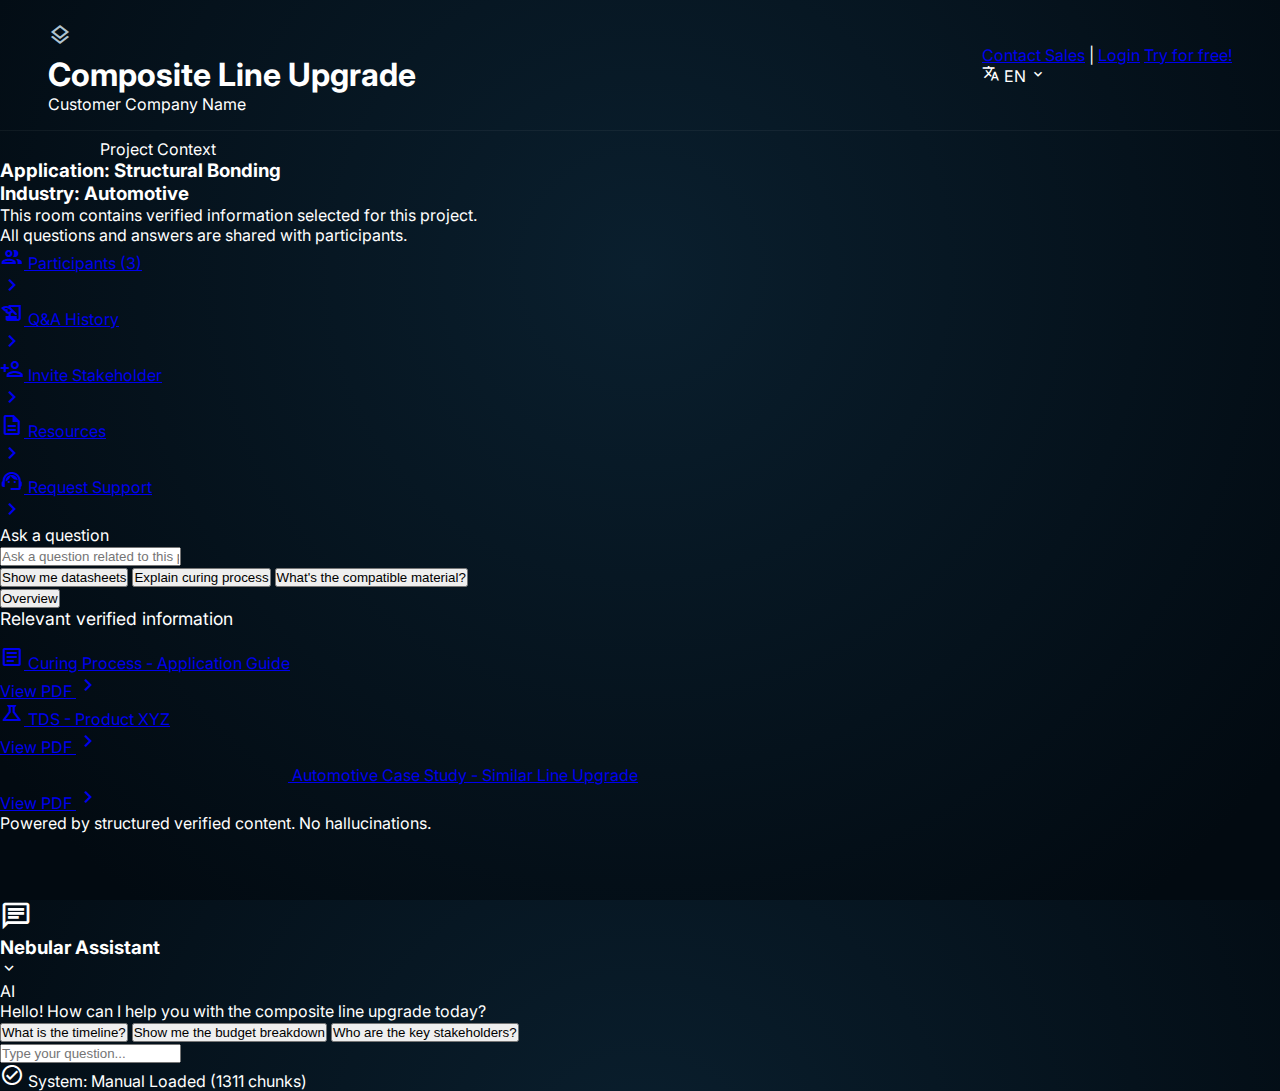
<file: index.html>
<!DOCTYPE html>
<html lang="en">

<head>
    <meta charset="UTF-8">
    <meta name="viewport" content="width=device-width, initial-scale=1.0">
    <title>Composite Line Upgrade - Dashboard</title>
    <link rel="stylesheet" href="styles.css">
    <link href="https://fonts.googleapis.com/css2?family=Inter:wght@400;500;600;700&display=swap" rel="stylesheet">
    <link href="https://fonts.googleapis.com/icon?family=Material+Icons+Outlined" rel="stylesheet">
</head>

<body>

    <div class="app-container">

        <!-- Header -->
        <header class="app-header">
            <a href="index.html" class="brand-section" style="text-decoration: none; color: inherit;">
                <div class="logo-icon">
                    <span class="material-icons-outlined">layers</span>
                </div>
                <div class="brand-text">
                    <h1>Composite Line Upgrade</h1>
                    <div class="company-name">Customer Company Name</div>
                </div>
            </a>

            <!-- New Auth Nav (Replaces Meta) -->
            <div class="auth-nav">
                <a href="#" class="nav-link">Contact Sales</a>
                <span class="divider">|</span>
                <a href="login.html" class="nav-link">Login</a>
                <a href="#" class="btn-try-free">Try for free!</a>
                <div class="lang-selector">
                    <span class="material-icons-outlined" style="font-size:1.1rem;">translate</span>
                    EN
                    <span class="material-icons-outlined" style="font-size:1rem;">expand_more</span>
                </div>
            </div>
        </header>

        <!-- Top Grid: Context & Actions -->
        <div class="dashboard-grid">

            <!-- Left: Project Context -->
            <div class="card context-card">
                <div class="card-header">
                    <span class="material-icons-outlined">feed</span>
                    Project Context
                </div>
                <div class="context-details">
                    <h3>Application: Structural Bonding</h3>
                    <h3>Industry: Automotive</h3>
                </div>
                <div class="context-info">
                    This room contains verified information selected for this project.
                    <br>All questions and answers are shared with participants.
                </div>
            </div>

            <!-- Right: Action Menu -->
            <div class="card actions-card">
                <a href="participants.html" class="action-item">
                    <div class="action-left">
                        <span class="material-icons-outlined icon-teal">group</span>
                        Participants (3)
                    </div>
                    <span class="material-icons-outlined icon-gray">chevron_right</span>
                </a>
                <a href="qa-history.html" class="action-item">
                    <div class="action-left">
                        <span class="material-icons-outlined icon-blue">history_edu</span>
                        Q&A History
                    </div>
                    <span class="material-icons-outlined icon-gray">chevron_right</span>
                </a>
                <a href="invite-stakeholder.html" class="action-item">
                    <div class="action-left">
                        <span class="material-icons-outlined icon-teal">person_add</span>
                        Invite Stakeholder
                    </div>
                    <span class="material-icons-outlined icon-gray">chevron_right</span>
                </a>
                <a href="resources.html" class="action-item">
                    <div class="action-left">
                        <span class="material-icons-outlined icon-blue">description</span>
                        Resources
                    </div>
                    <span class="material-icons-outlined icon-gray">chevron_right</span>
                </a>
                <a href="request-support.html" class="action-item">
                    <div class="action-left">
                        <span class="material-icons-outlined icon-teal">support_agent</span>
                        Request Support
                    </div>
                    <span class="material-icons-outlined icon-gray">chevron_right</span>
                </a>
            </div>

        </div>

        <!-- Middle: Search / Ask Question -->
        <div class="card search-section">
            <div class="search-title">Ask a question</div>
            <div class="search-field-container">
                <input type="text" class="search-input"
                    placeholder="Ask a question related to this project's application, specifications, or evaluation">
            </div>
            <div class="suggestion-pills">
                <button class="pill">Show me datasheets</button>
                <button class="pill">Explain curing process</button>
                <button class="pill">What's the compatible material?</button>
            </div>
        </div>

        <!-- Bottom: Relevant Info -->
        <div class="bottom-section">
            <div class="tabs-header">
                <button class="tab-btn active">Overview</button>
                <!-- <button class="tab-btn">Recent Activity</button> -->
            </div>

            <div class="card" style="border:none; box-shadow:none; padding:0; background:transparent;">
                <div class="card-header"
                    style="text-transform:none; color:var(--text-primary); font-size:1.1rem; margin-bottom:1rem;">
                    Relevant verified information
                </div>

                <div class="content-list">
                    <!-- Item 1 -->
                    <a href="#" class="file-item">
                        <div class="file-info">
                            <span class="material-icons-outlined file-icon">article</span>
                            Curing Process - Application Guide
                        </div>
                        <div class="view-action">
                            View PDF <span class="material-icons-outlined">chevron_right</span>
                        </div>
                    </a>

                    <!-- Item 2 -->
                    <a href="tds-msds.html" class="file-item">
                        <div class="file-info">
                            <span class="material-icons-outlined file-icon">science</span>
                            TDS - Product XYZ
                        </div>
                        <div class="view-action">
                            View PDF <span class="material-icons-outlined">chevron_right</span>
                        </div>
                    </a>

                    <!-- Item 3 -->
                    <a href="case-studies.html" class="file-item">
                        <div class="file-info">
                            <span class="material-icons-outlined file-icon">auto_stories</span>
                            Automotive Case Study - Similar Line Upgrade
                        </div>
                        <div class="view-action">
                            View PDF <span class="material-icons-outlined">chevron_right</span>
                        </div>
                    </a>
                </div>
            </div>
        </div>

        <footer class="app-footer">
            Powered by structured verified content. No hallucinations.
        </footer>

    </div>

    <script src="script.js"></script>
</body>

</html>
</file>
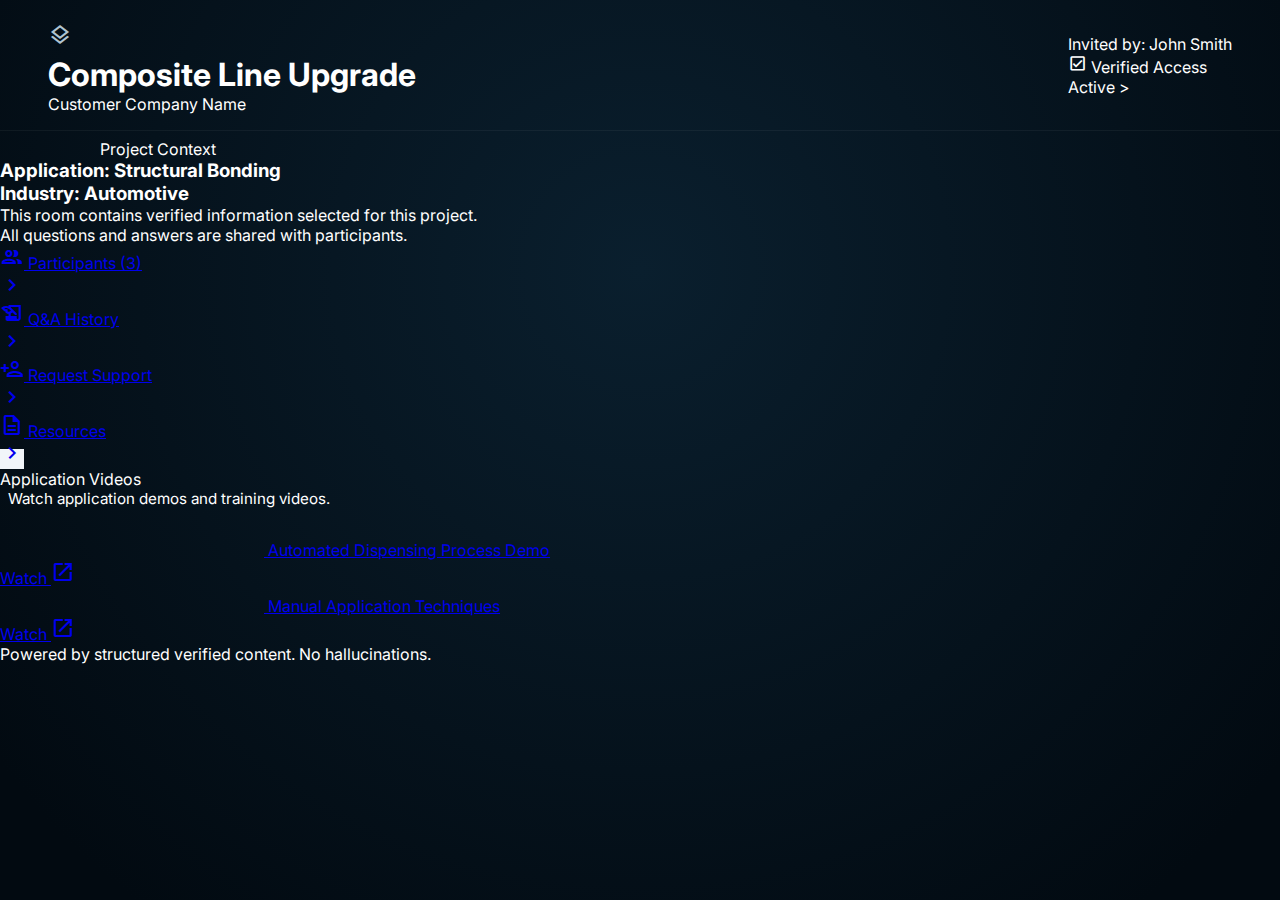
<file: application-videos.html>
<!DOCTYPE html>
<html lang="en">

<head>
    <meta charset="UTF-8">
    <meta name="viewport" content="width=device-width, initial-scale=1.0">
    <title>Application Videos - Composite Line Upgrade</title>
    <link rel="stylesheet" href="styles.css">
    <link href="https://fonts.googleapis.com/css2?family=Inter:wght@400;500;600;700&display=swap" rel="stylesheet">
    <link href="https://fonts.googleapis.com/icon?family=Material+Icons+Outlined" rel="stylesheet">
</head>

<body>

    <div class="app-container">

        <!-- Header -->
        <header class="app-header">
            <a href="index.html" class="brand-section" style="text-decoration: none; color: inherit;">
                <div class="logo-icon">
                    <span class="material-icons-outlined">layers</span>
                </div>
                <div class="brand-text">
                    <h1>Composite Line Upgrade</h1>
                    <div class="company-name">Customer Company Name</div>
                </div>
            </a>

            <div class="header-meta">
                <div class="meta-item">Invited by: John Smith</div>
                <div class="meta-item badge-verified">
                    <span class="material-icons-outlined" style="font-size: 1.2rem;">check_box</span>
                    Verified Access
                </div>
                <div class="badge-active">Active ></div>
            </div>
        </header>

        <!-- Top Grid: Context & Actions -->
        <div class="dashboard-grid">

            <!-- Left: Project Context -->
            <div class="card context-card">
                <div class="card-header">
                    <span class="material-icons-outlined">feed</span>
                    Project Context
                </div>
                <div class="context-details">
                    <h3>Application: Structural Bonding</h3>
                    <h3>Industry: Automotive</h3>
                </div>
                <div class="context-info">
                    This room contains verified information selected for this project.
                    <br>All questions and answers are shared with participants.
                </div>
            </div>

            <!-- Right: Action Menu -->
            <div class="card actions-card">
                <a href="participants.html" class="action-item">
                    <div class="action-left">
                        <span class="material-icons-outlined icon-teal">group</span>
                        Participants (3)
                    </div>
                    <span class="material-icons-outlined icon-gray">chevron_right</span>
                </a>
                <a href="qa-history.html" class="action-item">
                    <div class="action-left">
                        <span class="material-icons-outlined icon-blue">history_edu</span>
                        Q&A History
                    </div>
                    <span class="material-icons-outlined icon-gray">chevron_right</span>
                </a>
                <a href="request-support.html" class="action-item">
                    <div class="action-left">
                        <span class="material-icons-outlined icon-teal">person_add</span>
                        Request Support
                    </div>
                    <span class="material-icons-outlined icon-gray">chevron_right</span>
                </a>
                <a href="resources.html" class="action-item" style="background: #f1f5f9;">
                    <div class="action-left">
                        <span class="material-icons-outlined icon-blue">description</span>
                        Resources
                    </div>
                    <span class="material-icons-outlined icon-gray">chevron_right</span>
                </a>
            </div>

        </div>

        <!-- Middle: Video Content Section -->
        <div class="card search-section">
            <div class="search-title">Application Videos</div>
            <div style="font-size: 0.95rem; color: var(--text-secondary); margin-bottom: 1.5rem; padding-left: 0.5rem;">
                Watch application demos and training videos.
            </div>

            <div class="content-list">
                <!-- Item 1 -->
                <a href="#" class="file-item">
                    <div class="file-info">
                        <span class="material-icons-outlined file-icon">play_circle</span>
                        Automated Dispensing Process Demo
                    </div>
                    <div class="view-action">
                        Watch <span class="material-icons-outlined">open_in_new</span>
                    </div>
                </a>

                <!-- Item 2 -->
                <a href="#" class="file-item">
                    <div class="file-info">
                        <span class="material-icons-outlined file-icon">play_circle</span>
                        Manual Application Techniques
                    </div>
                    <div class="view-action">
                        Watch <span class="material-icons-outlined">open_in_new</span>
                    </div>
                </a>
            </div>
        </div>

        <footer class="app-footer">
            Powered by structured verified content. No hallucinations.
        </footer>

    </div>

</body>

</html>
</file>
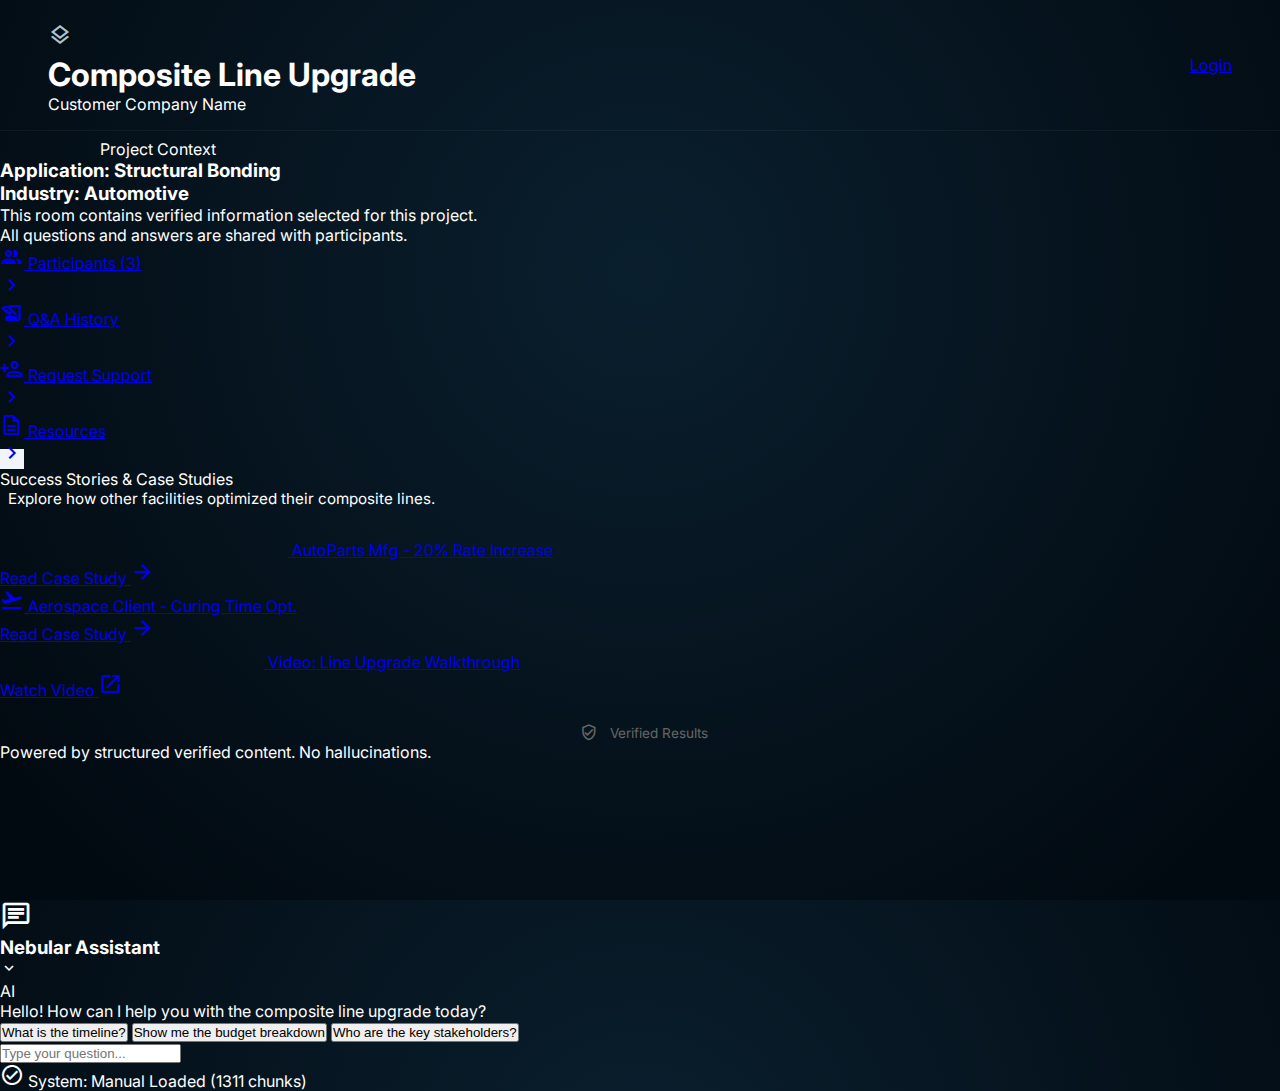
<file: case-studies.html>
<!DOCTYPE html>
<html lang="en">

<head>
    <meta charset="UTF-8">
    <meta name="viewport" content="width=device-width, initial-scale=1.0">
    <title>Case Studies - Composite Line Upgrade</title>
    <link rel="stylesheet" href="styles.css">
    <link href="https://fonts.googleapis.com/css2?family=Inter:wght@400;500;600;700&display=swap" rel="stylesheet">
    <link href="https://fonts.googleapis.com/icon?family=Material+Icons+Outlined" rel="stylesheet">
</head>

<body>

    <div class="app-container">

        <!-- Header -->
        <header class="app-header">
            <a href="index.html" class="brand-section" style="text-decoration: none; color: inherit;">
                <div class="logo-icon">
                    <span class="material-icons-outlined">layers</span>
                </div>
                <div class="brand-text">
                    <h1>Composite Line Upgrade</h1>
                    <div class="company-name">Customer Company Name</div>
                </div>
            </a>

            <!-- New Auth Nav (Replaces Meta) -->
            <!-- New Auth Nav (Replaces Meta) -->
            <div class="auth-nav">
                <a href="login.html" class="btn-login-bubble">Login</a>
            </div>
        </header>

        <!-- Top Grid: Context & Actions -->
        <div class="dashboard-grid">

            <!-- Left: Project Context -->
            <div class="card context-card">
                <div class="card-header">
                    <span class="material-icons-outlined">feed</span>
                    Project Context
                </div>
                <div class="context-details">
                    <h3>Application: Structural Bonding</h3>
                    <h3>Industry: Automotive</h3>
                </div>
                <div class="context-info">
                    This room contains verified information selected for this project.
                    <br>All questions and answers are shared with participants.
                </div>
            </div>

            <!-- Right: Action Menu -->
            <div class="card actions-card">
                <a href="participants.html" class="action-item">
                    <div class="action-left">
                        <span class="material-icons-outlined icon-teal">group</span>
                        Participants (3)
                    </div>
                    <span class="material-icons-outlined icon-gray">chevron_right</span>
                </a>
                <a href="qa-history.html" class="action-item">
                    <div class="action-left">
                        <span class="material-icons-outlined icon-blue">history_edu</span>
                        Q&A History
                    </div>
                    <span class="material-icons-outlined icon-gray">chevron_right</span>
                </a>
                <a href="request-support.html" class="action-item">
                    <div class="action-left">
                        <span class="material-icons-outlined icon-teal">person_add</span>
                        Request Support
                    </div>
                    <span class="material-icons-outlined icon-gray">chevron_right</span>
                </a>
                <a href="resources.html" class="action-item" style="background: #f1f5f9;">
                    <div class="action-left">
                        <span class="material-icons-outlined icon-blue">description</span>
                        Resources
                    </div>
                    <span class="material-icons-outlined icon-gray">chevron_right</span>
                </a>
            </div>

        </div>

        <!-- Middle: Content Section -->
        <div class="card search-section">
            <div class="search-title">Success Stories & Case Studies</div>
            <div style="font-size: 0.95rem; color: var(--text-secondary); margin-bottom: 1.5rem; padding-left: 0.5rem;">
                Explore how other facilities optimized their composite lines.
            </div>

            <div class="content-list">
                <!-- Item 1 -->
                <a href="#" class="file-item">
                    <div class="file-info">
                        <span class="material-icons-outlined file-icon">auto_stories</span>
                        AutoParts Mfg - 20% Rate Increase
                    </div>
                    <div class="view-action">
                        Read Case Study <span class="material-icons-outlined">arrow_forward</span>
                    </div>
                </a>

                <!-- Item 2 -->
                <a href="#" class="file-item">
                    <div class="file-info">
                        <span class="material-icons-outlined file-icon">flight_takeoff</span>
                        Aerospace Client - Curing Time Opt.
                    </div>
                    <div class="view-action">
                        Read Case Study <span class="material-icons-outlined">arrow_forward</span>
                    </div>
                </a>

                <!-- Item 3 -->
                <a href="application-videos.html" class="file-item">
                    <div class="file-info">
                        <span class="material-icons-outlined file-icon">play_circle</span>
                        Video: Line Upgrade Walkthrough
                    </div>
                    <div class="view-action">
                        Watch Video <span class="material-icons-outlined">open_in_new</span>
                    </div>
                </a>
            </div>
            <div class="verified-footer" style="margin-top: 1.5rem; padding-left:0.5rem;">
                <span class="material-icons-outlined"
                    style="font-size: 1.1rem; vertical-align:middle; margin-right: 0.3rem;">verified_user</span>
                Verified Results
            </div>
        </div>

        <footer class="app-footer">
            Powered by structured verified content. No hallucinations.
        </footer>

    </div>

    <script src="script.js"></script>
</body>

</html>
</file>
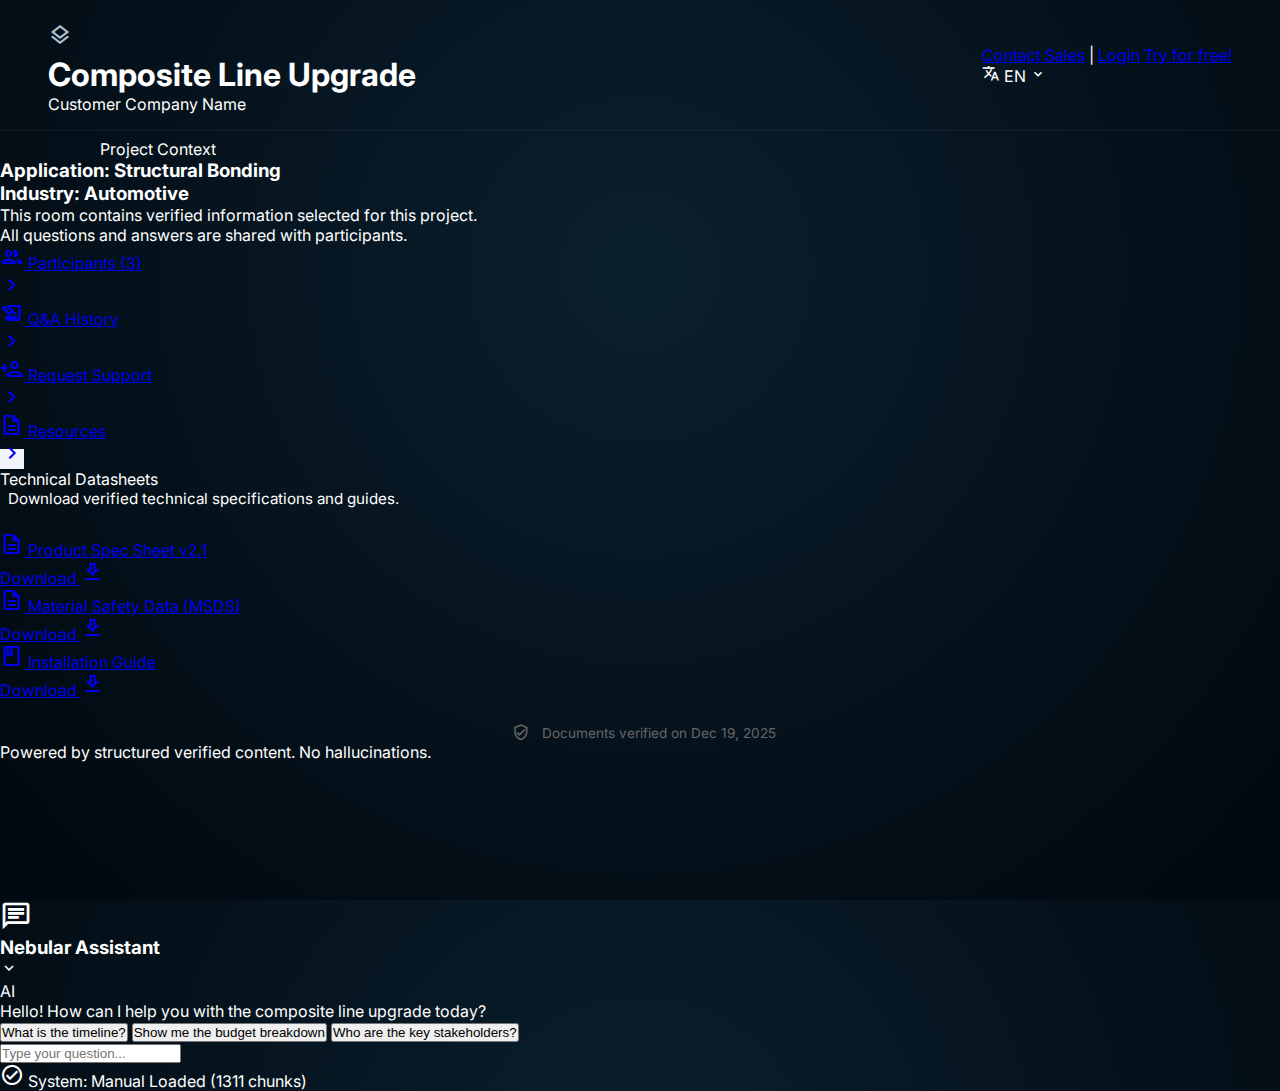
<file: datasheets.html>
<!DOCTYPE html>
<html lang="en">

<head>
    <meta charset="UTF-8">
    <meta name="viewport" content="width=device-width, initial-scale=1.0">
    <title>Datasheets - Composite Line Upgrade</title>
    <link rel="stylesheet" href="styles.css">
    <link href="https://fonts.googleapis.com/css2?family=Inter:wght@400;500;600;700&display=swap" rel="stylesheet">
    <link href="https://fonts.googleapis.com/icon?family=Material+Icons+Outlined" rel="stylesheet">
</head>

<body>

    <div class="app-container">

        <!-- Header -->
        <header class="app-header">
            <a href="index.html" class="brand-section" style="text-decoration: none; color: inherit;">
                <div class="logo-icon">
                    <span class="material-icons-outlined">layers</span>
                </div>
                <div class="brand-text">
                    <h1>Composite Line Upgrade</h1>
                    <div class="company-name">Customer Company Name</div>
                </div>
            </a>

            <!-- New Auth Nav (Replaces Meta) -->
            <div class="auth-nav">
                <a href="#" class="nav-link">Contact Sales</a>
                <span class="divider">|</span>
                <a href="login.html" class="nav-link">Login</a>
                <a href="#" class="btn-try-free">Try for free!</a>
                <div class="lang-selector">
                    <span class="material-icons-outlined" style="font-size:1.1rem;">translate</span>
                    EN
                    <span class="material-icons-outlined" style="font-size:1rem;">expand_more</span>
                </div>
            </div>
        </header>

        <!-- Top Grid: Context & Actions -->
        <div class="dashboard-grid">

            <!-- Left: Project Context -->
            <div class="card context-card">
                <div class="card-header">
                    <span class="material-icons-outlined">feed</span>
                    Project Context
                </div>
                <div class="context-details">
                    <h3>Application: Structural Bonding</h3>
                    <h3>Industry: Automotive</h3>
                </div>
                <div class="context-info">
                    This room contains verified information selected for this project.
                    <br>All questions and answers are shared with participants.
                </div>
            </div>

            <!-- Right: Action Menu -->
            <div class="card actions-card">
                <a href="participants.html" class="action-item">
                    <div class="action-left">
                        <span class="material-icons-outlined icon-teal">group</span>
                        Participants (3)
                    </div>
                    <span class="material-icons-outlined icon-gray">chevron_right</span>
                </a>
                <a href="qa-history.html" class="action-item">
                    <div class="action-left">
                        <span class="material-icons-outlined icon-blue">history_edu</span>
                        Q&A History
                    </div>
                    <span class="material-icons-outlined icon-gray">chevron_right</span>
                </a>
                <a href="request-support.html" class="action-item">
                    <div class="action-left">
                        <span class="material-icons-outlined icon-teal">person_add</span>
                        Request Support
                    </div>
                    <span class="material-icons-outlined icon-gray">chevron_right</span>
                </a>
                <a href="resources.html" class="action-item" style="background: #f1f5f9;">
                    <div class="action-left">
                        <span class="material-icons-outlined icon-blue">description</span>
                        Resources
                    </div>
                    <span class="material-icons-outlined icon-gray">chevron_right</span>
                </a>
            </div>

        </div>

        <!-- Middle: Content Section -->
        <div class="card search-section">
            <div class="search-title">Technical Datasheets</div>
            <div style="font-size: 0.95rem; color: var(--text-secondary); margin-bottom: 1.5rem; padding-left: 0.5rem;">
                Download verified technical specifications and guides.
            </div>

            <div class="content-list">
                <!-- Item 1 -->
                <a href="#" class="file-item">
                    <div class="file-info">
                        <span class="material-icons-outlined file-icon">description</span>
                        Product Spec Sheet v2.1
                    </div>
                    <div class="view-action">
                        Download <span class="material-icons-outlined">download</span>
                    </div>
                </a>

                <!-- Item 2 -->
                <a href="#" class="file-item">
                    <div class="file-info">
                        <span class="material-icons-outlined file-icon">description</span>
                        Material Safety Data (MSDS)
                    </div>
                    <div class="view-action">
                        Download <span class="material-icons-outlined">download</span>
                    </div>
                </a>

                <!-- Item 3 -->
                <a href="#" class="file-item">
                    <div class="file-info">
                        <span class="material-icons-outlined file-icon">book</span>
                        Installation Guide
                    </div>
                    <div class="view-action">
                        Download <span class="material-icons-outlined">download</span>
                    </div>
                </a>
            </div>

            <div class="verified-footer" style="margin-top: 1.5rem; padding-left:0.5rem;">
                <span class="material-icons-outlined"
                    style="font-size: 1.1rem; vertical-align:middle; margin-right: 0.3rem;">verified_user</span>
                Documents verified on Dec 19, 2025
            </div>
        </div>

        <footer class="app-footer">
            Powered by structured verified content. No hallucinations.
        </footer>

    </div>

    <script src="script.js"></script>
</body>

</html>
</file>
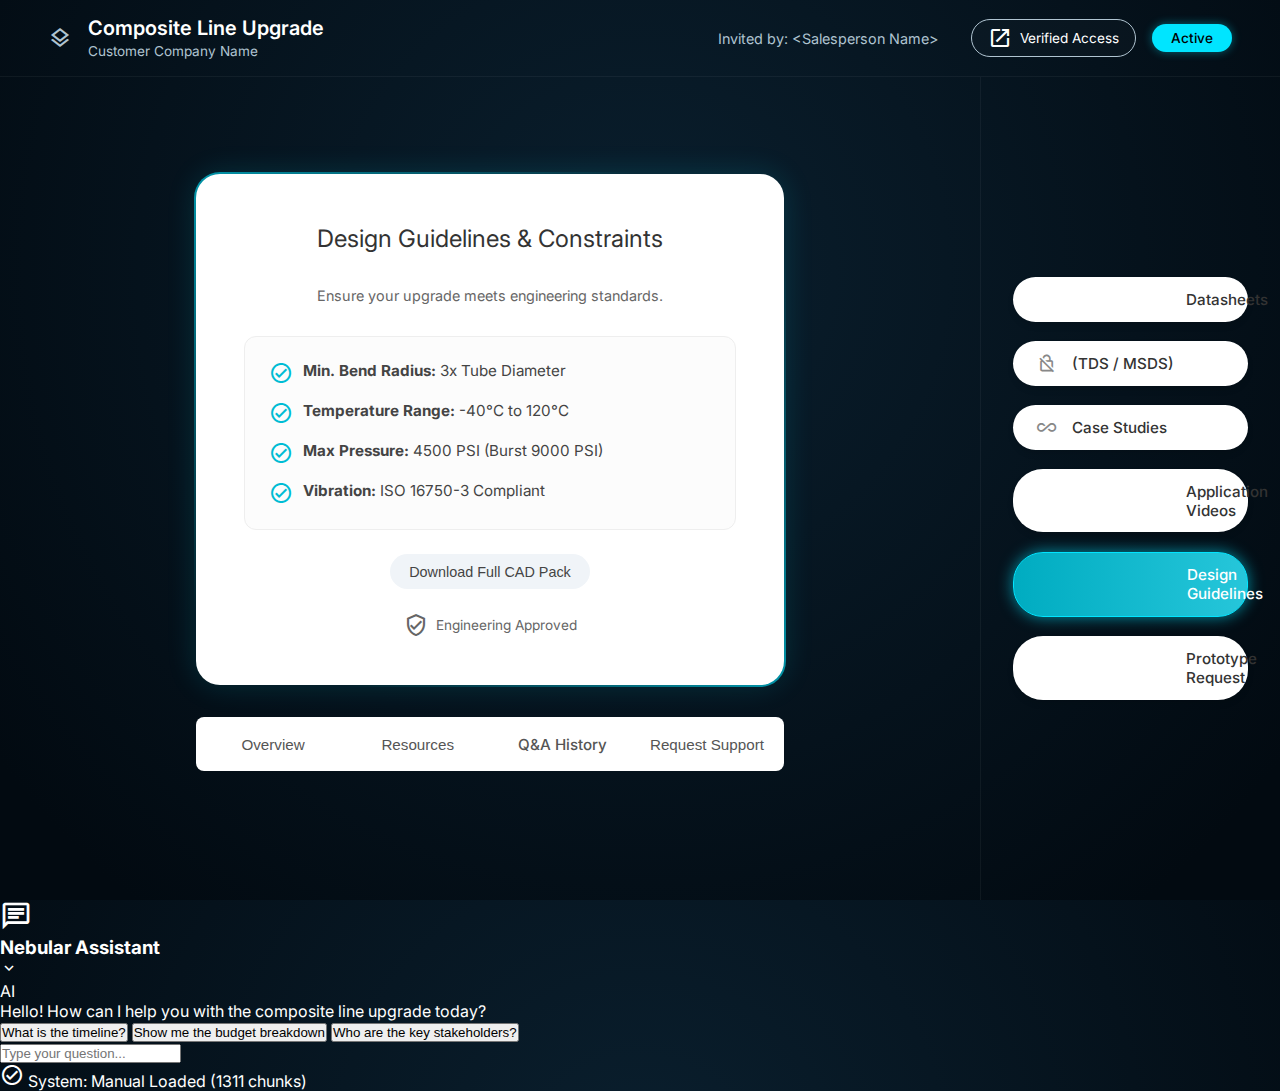
<file: design-guidelines.html>
<!DOCTYPE html>
<html lang="en">

<head>
    <meta charset="UTF-8">
    <meta name="viewport" content="width=device-width, initial-scale=1.0">
    <title>Design Guidelines - Composite Line Upgrade</title>
    <link rel="stylesheet" href="styles.css">
    <link href="https://fonts.googleapis.com/css2?family=Inter:wght@300;400;500;600;700&display=swap" rel="stylesheet">
    <link href="https://fonts.googleapis.com/icon?family=Material+Icons+Outlined" rel="stylesheet">
</head>

<body>
    <div class="app-container">
        <header class="app-header">
            <div class="header-left">
                <div class="logo-icon"><span class="material-icons-outlined">layers</span></div>
                <div class="header-titles">
                    <h1>Composite Line Upgrade</h1>
                    <span class="subtitle">Customer Company Name</span>
                </div>
            </div>
            <div class="header-right">
                <span class="invited-by">Invited by: &lt;Salesperson Name&gt;</span>
                <div class="verified-badge"><span class="material-icons-outlined">open_in_new</span> Verified Access
                </div>
                <div class="status-badge active">Active</div>
            </div>
        </header>

        <div class="main-layout">
            <main class="content-area">
                <div class="query-card-container">
                    <div class="query-card glow-border">
                        <div class="query-content">
                            <h2>Design Guidelines & Constraints</h2>
                            <p class="helper-text" style="color: #666; margin-bottom: 2rem;">Ensure your upgrade meets
                                engineering standards.</p>

                            <div
                                style="text-align: left; background: #fcfcfc; padding: 1.5rem; border-radius: 12px; border: 1px solid #eee;">
                                <ul style="list-style: none; padding: 0; color: #444; font-size: 0.95rem;">
                                    <li style="margin-bottom: 1rem; display: flex; gap: 10px;">
                                        <span class="material-icons-outlined"
                                            style="color: var(--accent-cyan-dim)">check_circle</span>
                                        <span><strong>Min. Bend Radius:</strong> 3x Tube Diameter</span>
                                    </li>
                                    <li style="margin-bottom: 1rem; display: flex; gap: 10px;">
                                        <span class="material-icons-outlined"
                                            style="color: var(--accent-cyan-dim)">check_circle</span>
                                        <span><strong>Temperature Range:</strong> -40°C to 120°C</span>
                                    </li>
                                    <li style="margin-bottom: 1rem; display: flex; gap: 10px;">
                                        <span class="material-icons-outlined"
                                            style="color: var(--accent-cyan-dim)">check_circle</span>
                                        <span><strong>Max Pressure:</strong> 4500 PSI (Burst 9000 PSI)</span>
                                    </li>
                                    <li style="display: flex; gap: 10px;">
                                        <span class="material-icons-outlined"
                                            style="color: var(--accent-cyan-dim)">check_circle</span>
                                        <span><strong>Vibration:</strong> ISO 16750-3 Compliant</span>
                                    </li>
                                </ul>
                            </div>

                            <div class="suggestion-chips" style="margin-top: 1.5rem; justify-content: center;">
                                <button class="chip">Download Full CAD Pack</button>
                            </div>

                            <div class="verified-footer">
                                <span class="material-icons-outlined">verified_user</span>
                                Engineering Approved
                            </div>
                        </div>
                    </div>
                </div>

                <nav class="bottom-nav">
                    <button class="nav-item">Overview</button>
                    <button class="nav-item">Resources</button>
                    <a href="index.html" class="nav-item" style="text-decoration:none; text-align:center;">Q&A
                        History</a>
                    <button class="nav-item">Request Support</button>
                </nav>
            </main>

            <aside class="sidebar-right">
                <div class="sidebar-buttons">
                    <a href="datasheets.html" class="sidebar-btn" style="text-decoration: none;">
                        <span class="material-icons-outlined">hexagon</span> Datasheets
                    </a>
                    <a href="tds-msds.html" class="sidebar-btn" style="text-decoration: none;">
                        <span class="material-icons-outlined">no_encryption</span> (TDS / MSDS)
                    </a>
                    <a href="case-studies.html" class="sidebar-btn" style="text-decoration: none;">
                        <span class="material-icons-outlined">all_inclusive</span> Case Studies
                    </a>
                    <a href="application-videos.html" class="sidebar-btn" style="text-decoration: none;">
                        <span class="material-icons-outlined">hexagon</span> Application Videos
                    </a>
                    <a href="design-guidelines.html" class="sidebar-btn active glow-effect"
                        style="text-decoration: none;">
                        <span class="material-icons-outlined">hexagon</span> Design Guidelines
                    </a>
                    <a href="prototype-request.html" class="sidebar-btn" style="text-decoration: none;">
                        <span class="material-icons-outlined">hexagon</span> Prototype Request
                    </a>
                </div>
            </aside>
        </div>
    </div>
    <script src="script.js"></script>
</body>

</html>
</file>
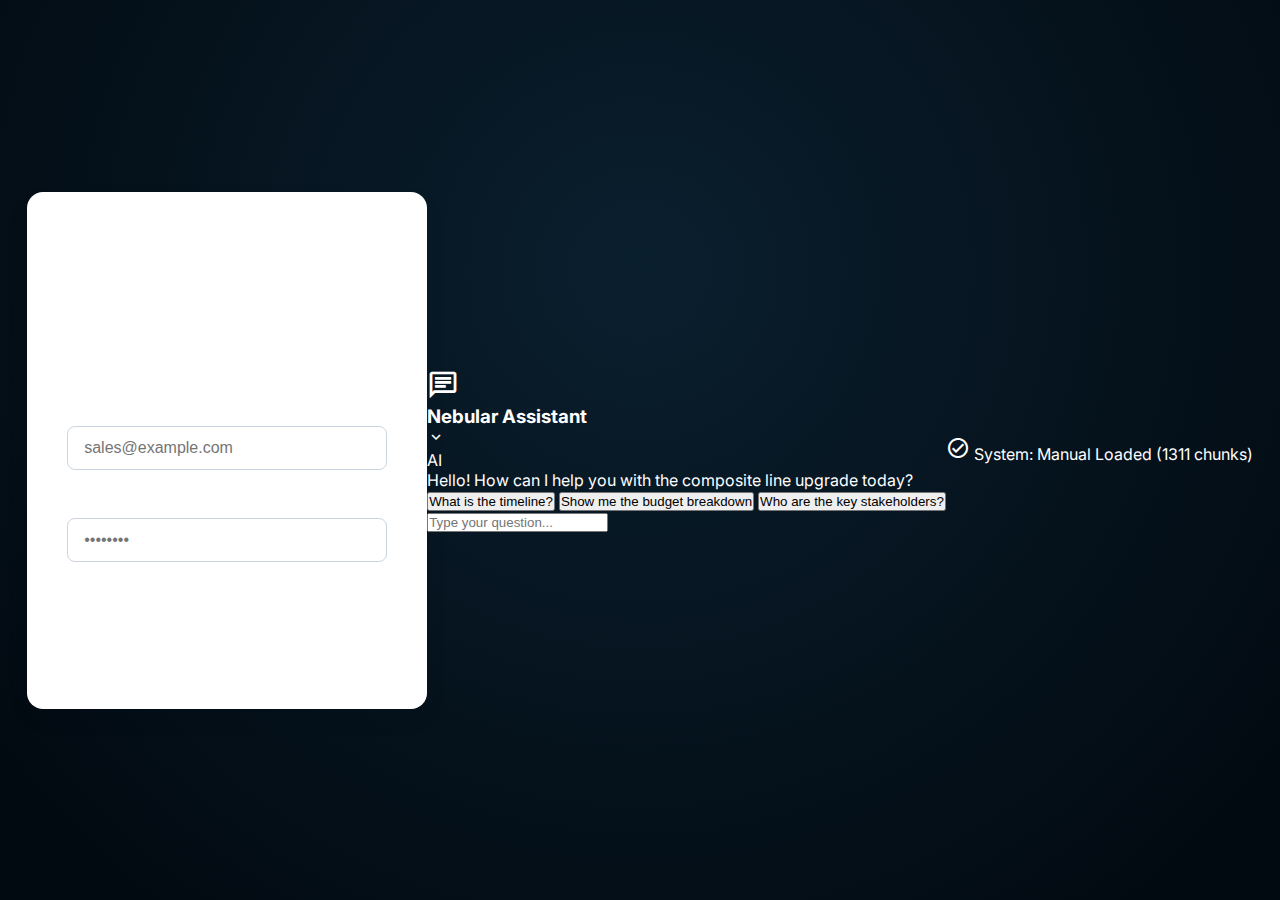
<file: login.html>
<!DOCTYPE html>
<html lang="en">

<head>
    <meta charset="UTF-8">
    <meta name="viewport" content="width=device-width, initial-scale=1.0">
    <title>Salesman Login - Composite Line Upgrade</title>
    <link href="https://fonts.googleapis.com/css2?family=Inter:wght@400;500;600;700&display=swap" rel="stylesheet">
    <link href="https://fonts.googleapis.com/icon?family=Material+Icons+Outlined" rel="stylesheet">
    <link rel="stylesheet" href="styles.css">
    <style>
        body {
            background-color: #f1f5f9;
            display: flex;
            align-items: center;
            justify-content: center;
            height: 100vh;
        }

        .login-card {
            background: white;
            padding: 2.5rem;
            border-radius: 16px;
            box-shadow: 0 10px 25px rgba(0, 0, 0, 0.05);
            width: 100%;
            max-width: 400px;
            text-align: center;
        }

        .login-logo {
            width: 60px;
            height: 60px;
            background: linear-gradient(135deg, var(--accent-teal), #0f766e);
            border-radius: 12px;
            display: flex;
            align-items: center;
            justify-content: center;
            color: white;
            margin: 0 auto 1.5rem;
        }

        .login-title {
            font-size: 1.5rem;
            font-weight: 700;
            margin-bottom: 0.5rem;
            color: var(--text-primary);
        }

        .login-subtitle {
            font-size: 0.9rem;
            color: var(--text-secondary);
            margin-bottom: 2rem;
        }

        .form-group {
            margin-bottom: 1.5rem;
            text-align: left;
        }

        .form-label {
            display: block;
            margin-bottom: 0.5rem;
            font-size: 0.85rem;
            font-weight: 500;
            color: var(--text-primary);
        }

        .form-input {
            width: 100%;
            padding: 0.75rem 1rem;
            border-radius: 8px;
            border: 1px solid #cbd5e1;
            font-size: 1rem;
            transition: border-color 0.2s;
        }

        .form-input:focus {
            outline: none;
            border-color: var(--accent-teal);
            box-shadow: 0 0 0 3px rgba(13, 148, 136, 0.1);
        }

        .login-btn {
            width: 100%;
            padding: 0.75rem;
            background: var(--accent-teal);
            color: white;
            border: none;
            border-radius: 8px;
            font-size: 1rem;
            font-weight: 600;
            cursor: pointer;
            transition: background 0.2s;
        }

        .login-btn:hover {
            background: #0f766e;
        }

        .back-link {
            display: block;
            margin-top: 1.5rem;
            font-size: 0.9rem;
            color: var(--text-secondary);
            text-decoration: none;
        }

        .back-link:hover {
            color: var(--accent-teal);
        }
    </style>
</head>

<body>

    <div class="login-card">
        <div class="login-logo">
            <span class="material-icons-outlined" style="font-size: 32px;">layers</span>
        </div>
        <h2 class="login-title">Welcome Back</h2>
        <p class="login-subtitle">Please sign in to your dashboard</p>

        <form onsubmit="event.preventDefault(); window.location.href='index.html';">
            <div class="form-group">
                <label class="form-label">Email Address</label>
                <input type="email" class="form-input" placeholder="sales@example.com" required>
            </div>
            <div class="form-group">
                <label class="form-label">Password</label>
                <input type="password" class="form-input" placeholder="••••••••" required>
            </div>
            <button type="submit" class="login-btn">Sign In</button>
        </form>

        <a href="index.html" class="back-link">← Back to Dashboard</a>
    </div>

    <script src="config.js"></script>


    <script src="script.js"></script>
</body>

</html>
</file>
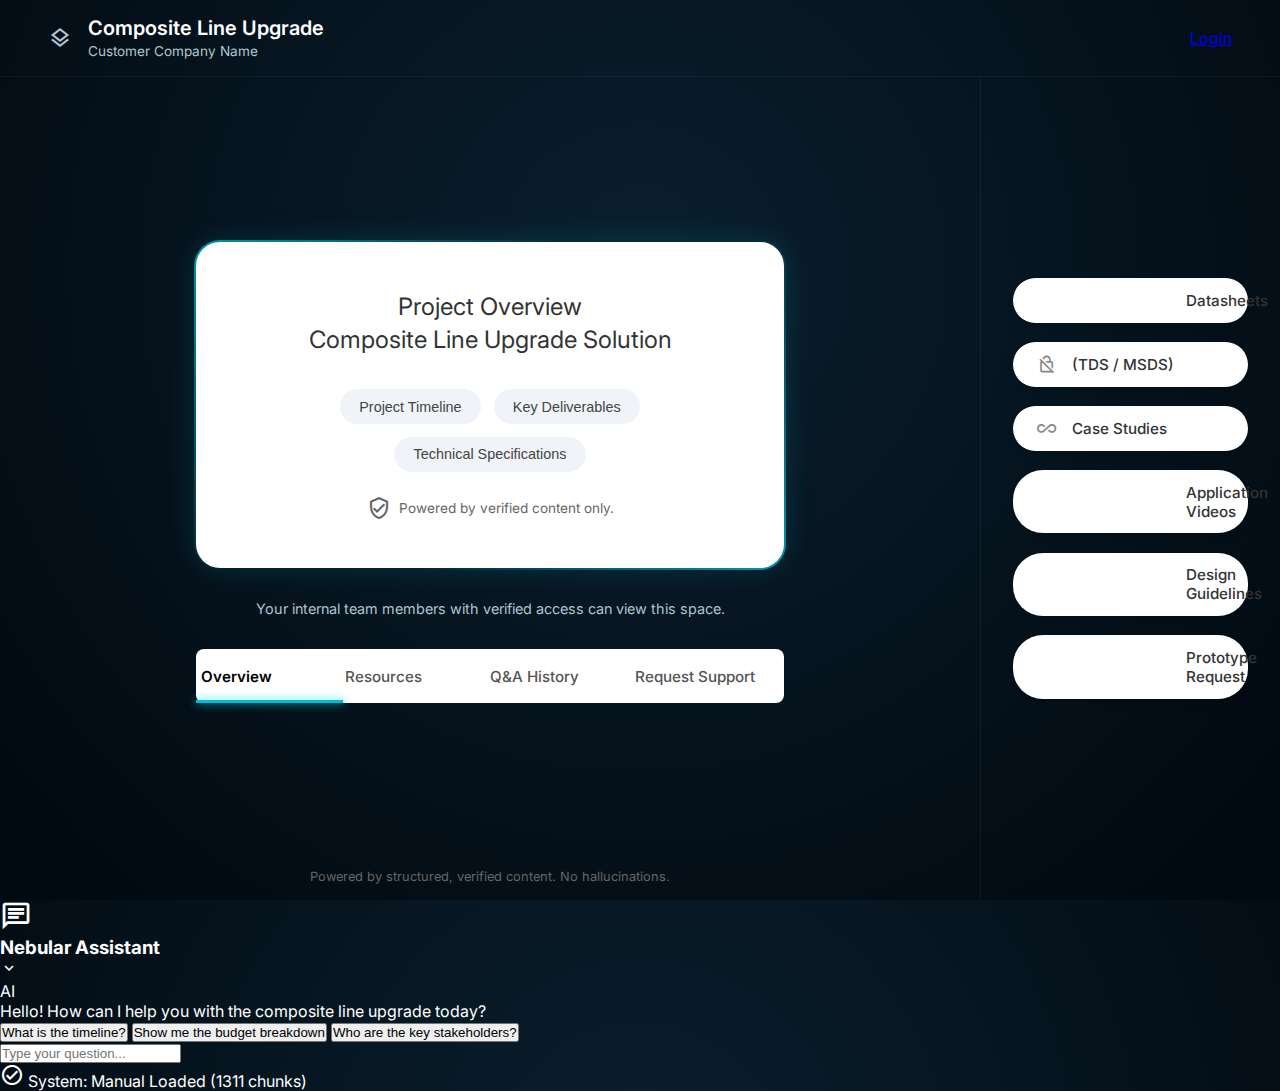
<file: overview.html>
<!DOCTYPE html>
<html lang="en">

<head>
    <meta charset="UTF-8">
    <meta name="viewport" content="width=device-width, initial-scale=1.0">
    <title>Overview - Composite Line Upgrade</title>
    <link rel="stylesheet" href="styles.css">
    <link href="https://fonts.googleapis.com/css2?family=Inter:wght@300;400;500;600;700&display=swap" rel="stylesheet">
    <link href="https://fonts.googleapis.com/icon?family=Material+Icons+Outlined" rel="stylesheet">
</head>

<body>
    <div class="app-container">
        <!-- Header -->
        <header class="app-header">
            <div class="header-left">
                <div class="logo-icon">
                    <span class="material-icons-outlined">layers</span>
                </div>
                <div class="header-titles">
                    <h1>Composite Line Upgrade</h1>
                    <span class="subtitle">Customer Company Name</span>
                </div>
            </div>
            <!-- New Auth Nav (Replaces Meta) -->
            <div class="auth-nav">
                <a href="login.html" class="btn-login-bubble">Login</a>
            </div>
        </header>

        <div class="main-layout">
            <!-- Main Content Area -->
            <main class="content-area">

                <!-- Central Query Card -->
                <div class="query-card-container">
                    <div class="query-card glow-border">
                        <div class="query-content">
                            <h2>Project Overview<br>Composite Line Upgrade Solution</h2>

                            <div class="suggestion-chips">
                                <button class="chip">Project Timeline</button>
                                <button class="chip">Key Deliverables</button>
                                <button class="chip">Technical Specifications</button>
                            </div>

                            <div class="verified-footer">
                                <span class="material-icons-outlined">verified_user</span>
                                Powered by verified content only.
                            </div>
                        </div>
                    </div>
                </div>

                <div class="helper-text">
                    Your internal team members with verified access can view this space.
                </div>

                <!-- Bottom Navigation -->
                <nav class="bottom-nav">
                    <a href="overview.html" class="nav-item active" style="text-decoration:none;">Overview</a>
                    <a href="resources.html" class="nav-item" style="text-decoration:none;">Resources</a>
                    <a href="index.html" class="nav-item" style="text-decoration:none;">Q&A History</a>
                    <a href="request-support.html" class="nav-item" style="text-decoration:none;">Request Support</a>
                    <div class="active-indicator" style="left: 0; transform: translateX(0);"></div>
                </nav>

                <div class="footer-note">
                    Powered by structured, verified content. No hallucinations.
                </div>
            </main>

            <!-- Right Sidebar -->
            <aside class="sidebar-right">
                <div class="sidebar-buttons">
                    <a href="datasheets.html" class="sidebar-btn" style="text-decoration: none;">
                        <span class="material-icons-outlined">hexagon</span>
                        Datasheets
                    </a>
                    <a href="tds-msds.html" class="sidebar-btn" style="text-decoration: none;">
                        <span class="material-icons-outlined">no_encryption</span>
                        (TDS / MSDS)
                    </a>
                    <a href="case-studies.html" class="sidebar-btn" style="text-decoration: none;">
                        <span class="material-icons-outlined">all_inclusive</span>
                        Case Studies
                    </a>
                    <a href="application-videos.html" class="sidebar-btn" style="text-decoration: none;">
                        <span class="material-icons-outlined">hexagon</span>
                        Application Videos
                    </a>
                    <a href="design-guidelines.html" class="sidebar-btn" style="text-decoration: none;">
                        <span class="material-icons-outlined">hexagon</span>
                        Design Guidelines
                    </a>
                    <a href="prototype-request.html" class="sidebar-btn" style="text-decoration: none;">
                        <span class="material-icons-outlined">hexagon</span>
                        Prototype Request
                    </a>
                </div>
            </aside>
        </div>
    </div>
    <script src="script.js"></script>
</body>

</html>
</file>
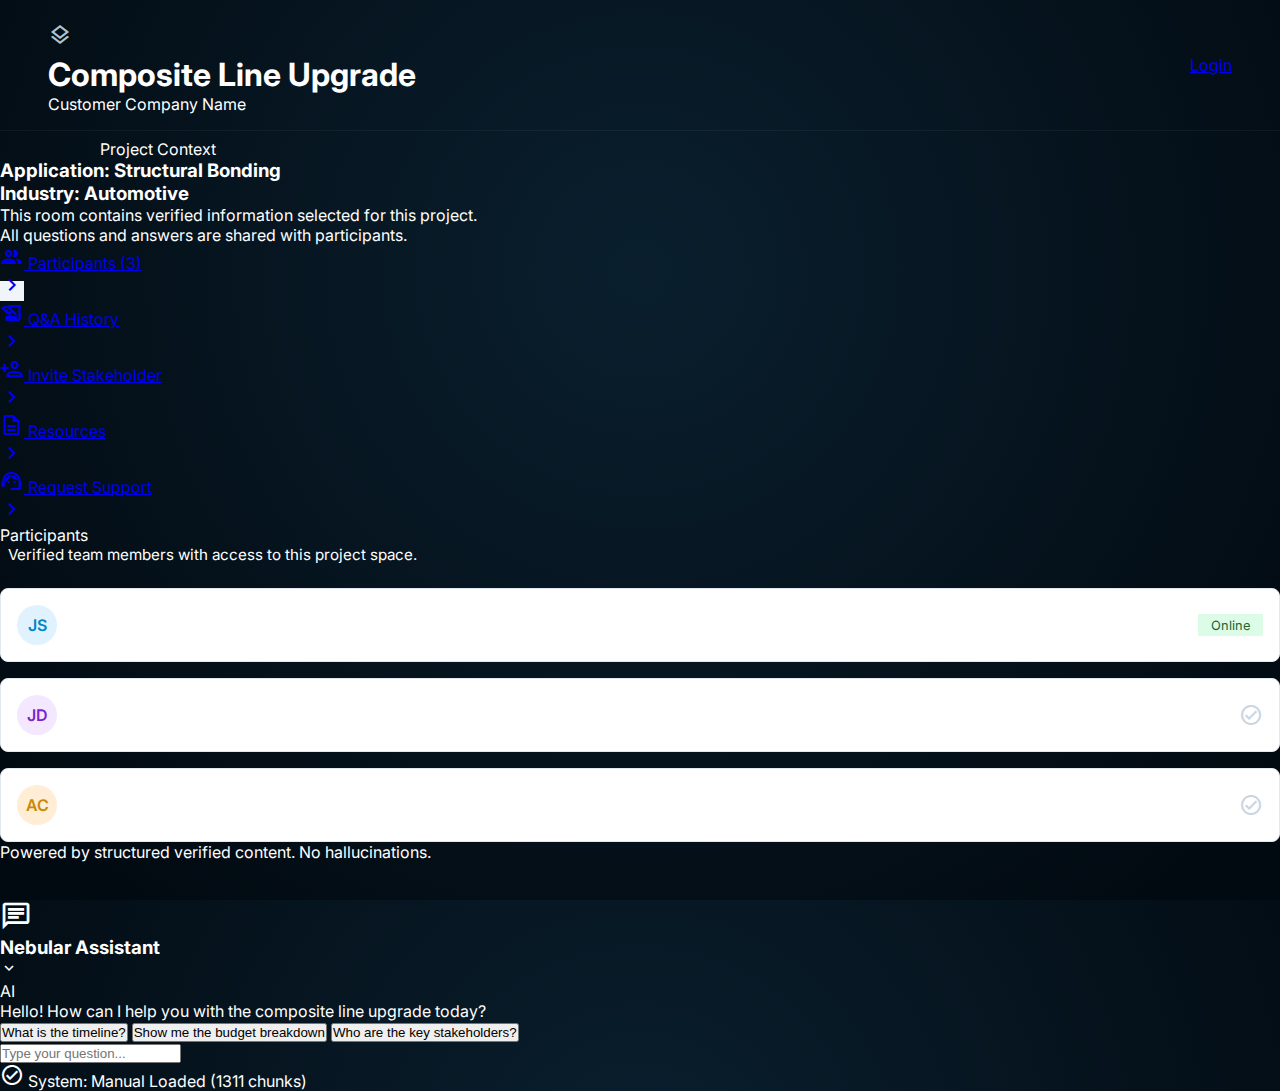
<file: participants.html>
<!DOCTYPE html>
<html lang="en">

<head>
    <meta charset="UTF-8">
    <meta name="viewport" content="width=device-width, initial-scale=1.0">
    <title>Participants - Composite Line Upgrade</title>
    <link rel="stylesheet" href="styles.css">
    <link href="https://fonts.googleapis.com/css2?family=Inter:wght@400;500;600;700&display=swap" rel="stylesheet">
    <link href="https://fonts.googleapis.com/icon?family=Material+Icons+Outlined" rel="stylesheet">
</head>

<body>

    <div class="app-container">

        <!-- Header -->
        <header class="app-header">
            <a href="index.html" class="brand-section" style="text-decoration: none; color: inherit;">
                <div class="logo-icon">
                    <span class="material-icons-outlined">layers</span>
                </div>
                <div class="brand-text">
                    <h1>Composite Line Upgrade</h1>
                    <div class="company-name">Customer Company Name</div>
                </div>
            </a>

            <!-- New Auth Nav (Replaces Meta) -->
            <!-- New Auth Nav (Replaces Meta) -->
            <div class="auth-nav">
                <a href="login.html" class="btn-login-bubble">Login</a>
            </div>
        </header>

        <!-- Top Grid: Context & Actions -->
        <div class="dashboard-grid">

            <!-- Left: Project Context -->
            <div class="card context-card">
                <div class="card-header">
                    <span class="material-icons-outlined">feed</span>
                    Project Context
                </div>
                <div class="context-details">
                    <h3>Application: Structural Bonding</h3>
                    <h3>Industry: Automotive</h3>
                </div>
                <div class="context-info">
                    This room contains verified information selected for this project.
                    <br>All questions and answers are shared with participants.
                </div>
            </div>

            <!-- Right: Action Menu -->
            <!-- Right: Action Menu -->
            <div class="card actions-card">
                <a href="participants.html" class="action-item" style="background: #f1f5f9;">
                    <div class="action-left">
                        <span class="material-icons-outlined icon-teal">group</span>
                        Participants (3)
                    </div>
                    <span class="material-icons-outlined icon-gray">chevron_right</span>
                </a>
                <a href="qa-history.html" class="action-item">
                    <div class="action-left">
                        <span class="material-icons-outlined icon-blue">history_edu</span>
                        Q&A History
                    </div>
                    <span class="material-icons-outlined icon-gray">chevron_right</span>
                </a>
                <a href="invite-stakeholder.html" class="action-item">
                    <div class="action-left">
                        <span class="material-icons-outlined icon-teal">person_add</span>
                        Invite Stakeholder
                    </div>
                    <span class="material-icons-outlined icon-gray">chevron_right</span>
                </a>
                <a href="resources.html" class="action-item">
                    <div class="action-left">
                        <span class="material-icons-outlined icon-blue">description</span>
                        Resources
                    </div>
                    <span class="material-icons-outlined icon-gray">chevron_right</span>
                </a>
                <a href="request-support.html" class="action-item">
                    <div class="action-left">
                        <span class="material-icons-outlined icon-teal">support_agent</span>
                        Request Support
                    </div>
                    <span class="material-icons-outlined icon-gray">chevron_right</span>
                </a>
            </div>

        </div>

        <!-- Middle: Participants List -->
        <div class="card search-section">
            <div class="search-title">Participants</div>
            <div style="font-size: 0.95rem; color: var(--text-secondary); margin-bottom: 1.5rem; padding-left: 0.5rem;">
                Verified team members with access to this project space.
            </div>

            <div style="display: flex; flex-direction: column; gap: 1rem;">
                <!-- User 1 -->
                <div
                    style="display: flex; align-items: center; justify-content: space-between; padding: 1rem; background: white; border-radius: 8px; border: 1px solid #e2e8f0;">
                    <div style="display: flex; align-items: center; gap: 1rem;">
                        <div
                            style="width: 40px; height: 40px; background: #e0f2fe; color: #0284c7; border-radius: 50%; display: flex; align-items: center; justify-content: center; font-weight: 600;">
                            JS</div>
                        <div>
                            <div style="font-weight: 600; color: var(--text-primary);">John Smith</div>
                            <div style="font-size: 0.85rem; color: var(--text-secondary);">Sales Engineer (Host)</div>
                        </div>
                    </div>
                    <div class="badge-active"
                        style="padding: 0.2rem 0.8rem; font-size: 0.8rem; background: #dcfce7; color: #166534;">Online
                    </div>
                </div>

                <!-- User 2 -->
                <div
                    style="display: flex; align-items: center; justify-content: space-between; padding: 1rem; background: white; border-radius: 8px; border: 1px solid #e2e8f0;">
                    <div style="display: flex; align-items: center; gap: 1rem;">
                        <div
                            style="width: 40px; height: 40px; background: #f3e8ff; color: #7e22ce; border-radius: 50%; display: flex; align-items: center; justify-content: center; font-weight: 600;">
                            JD</div>
                        <div>
                            <div style="font-weight: 600; color: var(--text-primary);">Jane Doe</div>
                            <div style="font-size: 0.85rem; color: var(--text-secondary);">Application Specialist</div>
                        </div>
                    </div>
                    <span class="material-icons-outlined" style="color: #cbd5e1;">check_circle</span>
                </div>

                <!-- User 3 -->
                <div
                    style="display: flex; align-items: center; justify-content: space-between; padding: 1rem; background: white; border-radius: 8px; border: 1px solid #e2e8f0;">
                    <div style="display: flex; align-items: center; gap: 1rem;">
                        <div
                            style="width: 40px; height: 40px; background: #ffedd5; color: #ca8a04; border-radius: 50%; display: flex; align-items: center; justify-content: center; font-weight: 600;">
                            AC</div>
                        <div>
                            <div style="font-weight: 600; color: var(--text-primary);">Alex Chen</div>
                            <div style="font-size: 0.85rem; color: var(--text-secondary);">Customer Lead</div>
                        </div>
                    </div>
                    <span class="material-icons-outlined" style="color: #cbd5e1;">check_circle</span>
                </div>
            </div>
        </div>

        <footer class="app-footer">
            Powered by structured verified content. No hallucinations.
        </footer>

    </div>

    <script src="config.js"></script>


    <script src="script.js"></script>
</body>

</html>
</file>
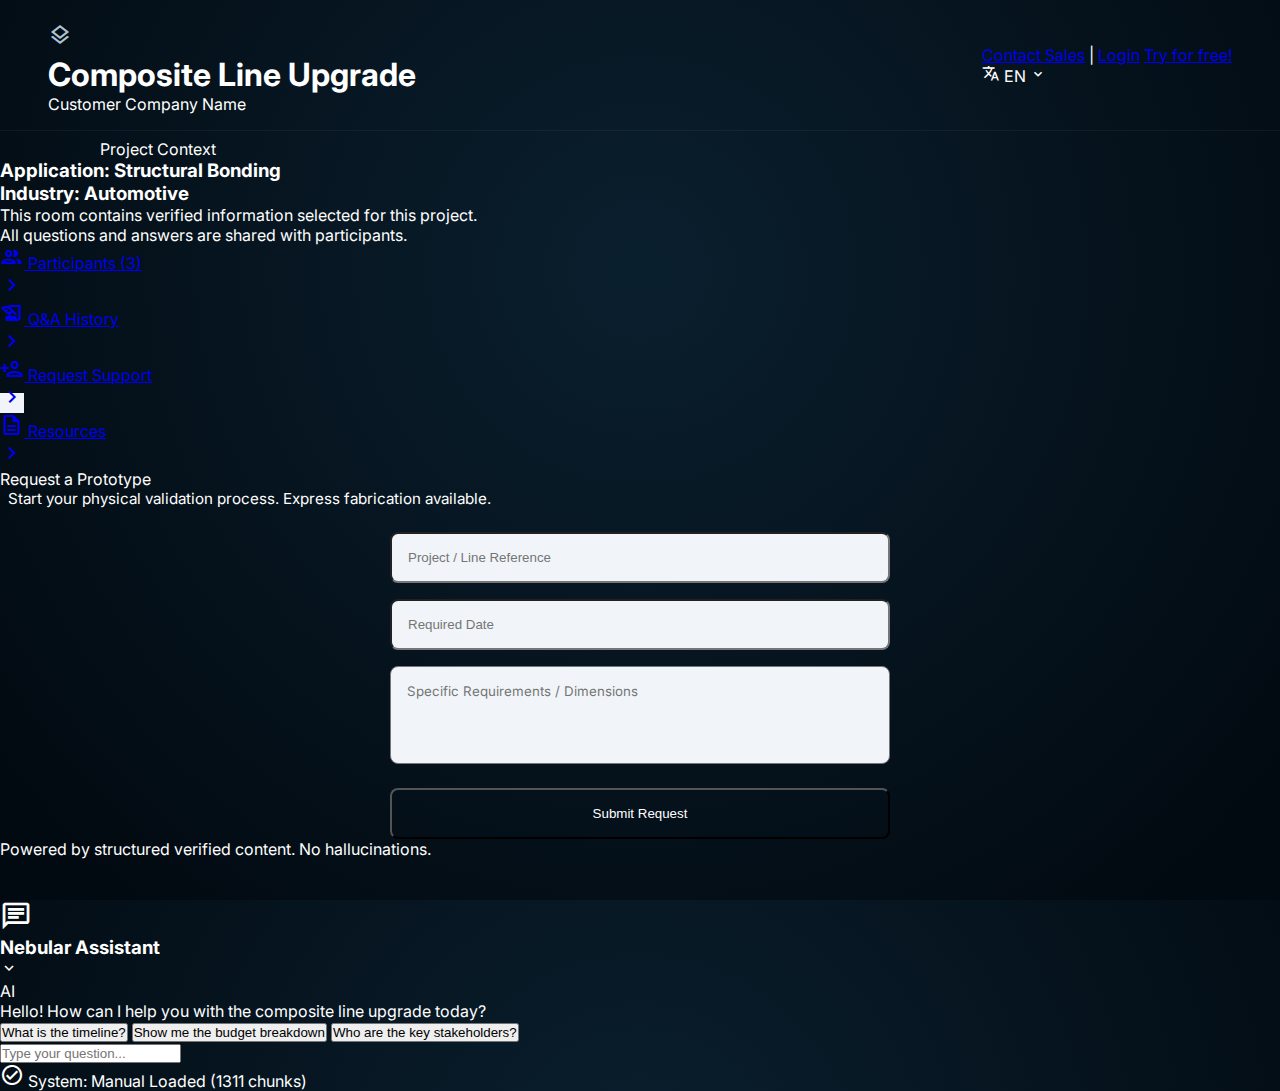
<file: prototype-request.html>
<!DOCTYPE html>
<html lang="en">

<head>
    <meta charset="UTF-8">
    <meta name="viewport" content="width=device-width, initial-scale=1.0">
    <title>Prototype Request - Composite Line Upgrade</title>
    <link rel="stylesheet" href="styles.css">
    <link href="https://fonts.googleapis.com/css2?family=Inter:wght@400;500;600;700&display=swap" rel="stylesheet">
    <link href="https://fonts.googleapis.com/icon?family=Material+Icons+Outlined" rel="stylesheet">
</head>

<body>

    <div class="app-container">

        <!-- Header -->
        <header class="app-header">
            <a href="index.html" class="brand-section" style="text-decoration: none; color: inherit;">
                <div class="logo-icon">
                    <span class="material-icons-outlined">layers</span>
                </div>
                <div class="brand-text">
                    <h1>Composite Line Upgrade</h1>
                    <div class="company-name">Customer Company Name</div>
                </div>
            </a>

            <!-- New Auth Nav (Replaces Meta) -->
            <div class="auth-nav">
                <a href="#" class="nav-link">Contact Sales</a>
                <span class="divider">|</span>
                <a href="login.html" class="nav-link">Login</a>
                <a href="#" class="btn-try-free">Try for free!</a>
                <div class="lang-selector">
                    <span class="material-icons-outlined" style="font-size:1.1rem;">translate</span>
                    EN
                    <span class="material-icons-outlined" style="font-size:1rem;">expand_more</span>
                </div>
            </div>
        </header>

        <!-- Top Grid: Context & Actions -->
        <div class="dashboard-grid">

            <!-- Left: Project Context -->
            <div class="card context-card">
                <div class="card-header">
                    <span class="material-icons-outlined">feed</span>
                    Project Context
                </div>
                <div class="context-details">
                    <h3>Application: Structural Bonding</h3>
                    <h3>Industry: Automotive</h3>
                </div>
                <div class="context-info">
                    This room contains verified information selected for this project.
                    <br>All questions and answers are shared with participants.
                </div>
            </div>

            <!-- Right: Action Menu -->
            <div class="card actions-card">
                <a href="participants.html" class="action-item">
                    <div class="action-left">
                        <span class="material-icons-outlined icon-teal">group</span>
                        Participants (3)
                    </div>
                    <span class="material-icons-outlined icon-gray">chevron_right</span>
                </a>
                <a href="qa-history.html" class="action-item">
                    <div class="action-left">
                        <span class="material-icons-outlined icon-blue">history_edu</span>
                        Q&A History
                    </div>
                    <span class="material-icons-outlined icon-gray">chevron_right</span>
                </a>
                <a href="request-support.html" class="action-item" style="background: #f1f5f9;">
                    <div class="action-left">
                        <span class="material-icons-outlined icon-teal">person_add</span>
                        Request Support
                    </div>
                    <span class="material-icons-outlined icon-gray">chevron_right</span>
                </a>
                <a href="resources.html" class="action-item">
                    <div class="action-left">
                        <span class="material-icons-outlined icon-blue">description</span>
                        Resources
                    </div>
                    <span class="material-icons-outlined icon-gray">chevron_right</span>
                </a>
            </div>

        </div>

        <!-- Middle: Form Section -->
        <div class="card search-section">
            <div class="search-title">Request a Prototype</div>
            <div style="font-size: 0.95rem; color: var(--text-secondary); margin-bottom: 1.5rem; padding-left: 0.5rem;">
                Start your physical validation process. Express fabrication available.
            </div>

            <div style="max-width: 500px; margin: 0 auto; display:flex; flex-direction:column; gap:1rem;">
                <input type="text" placeholder="Project / Line Reference" class="search-input"
                    style="background:#f1f5f9; padding: 1rem; border-radius:8px;">
                <input type="text" placeholder="Required Date" class="search-input"
                    style="background:#f1f5f9; padding: 1rem; border-radius:8px;">
                <textarea rows="4" placeholder="Specific Requirements / Dimensions" class="search-input"
                    style="background:#f1f5f9; padding: 1rem; border-radius:8px; resize:none; font-family:inherit;"></textarea>

                <button class="pill"
                    style="width:100%; text-align:center; background: var(--accent-blue); color:white; padding:1rem; border-radius:8px; margin-top:0.5rem;">
                    Submit Request
                </button>
            </div>
        </div>

        <footer class="app-footer">
            Powered by structured verified content. No hallucinations.
        </footer>

    </div>

    <script src="script.js"></script>
</body>

</html>
</file>
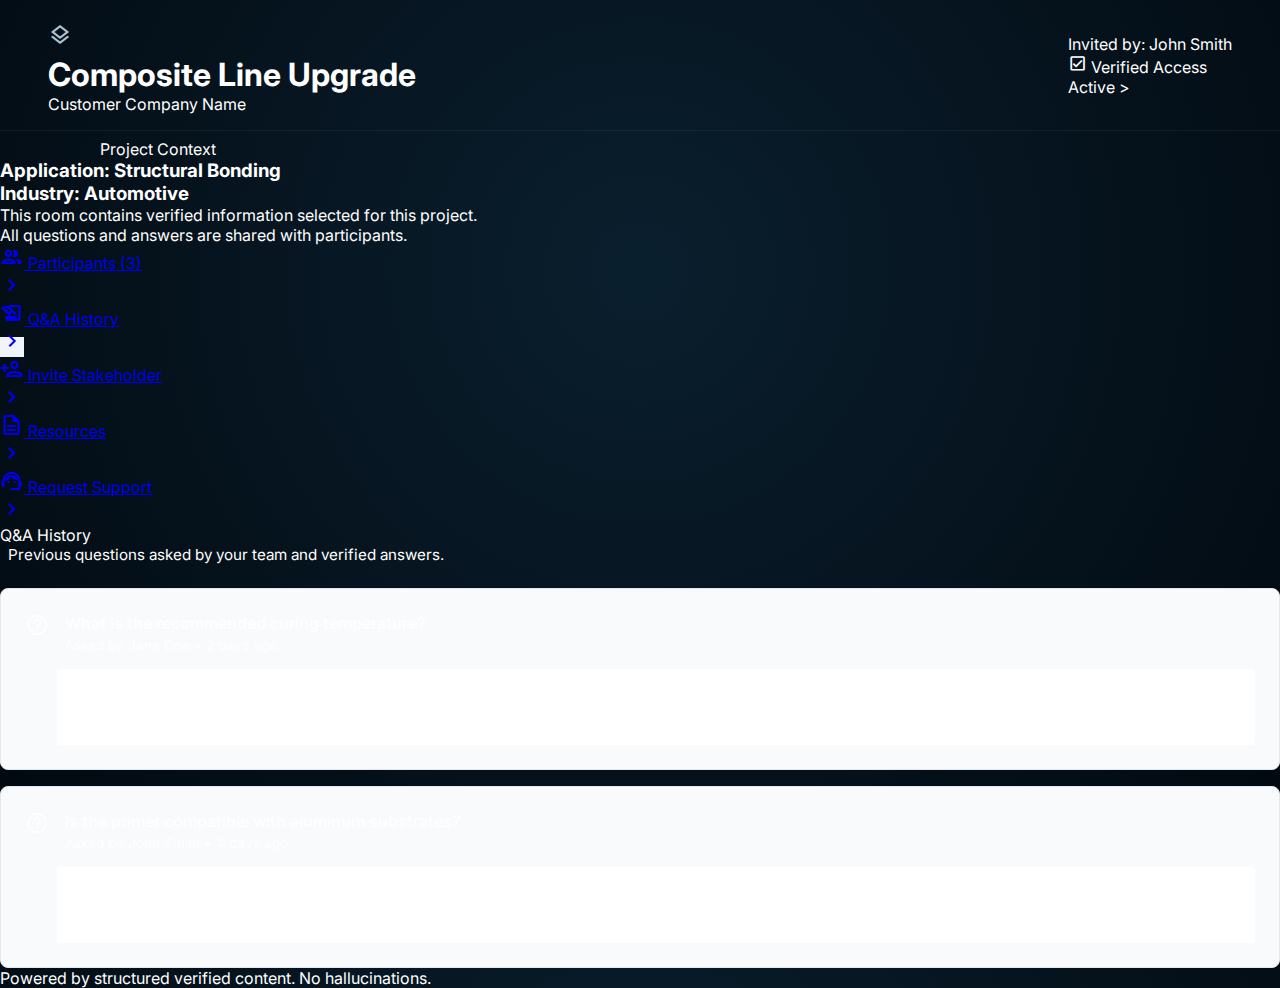
<file: qa-history.html>
<!DOCTYPE html>
<html lang="en">

<head>
    <meta charset="UTF-8">
    <meta name="viewport" content="width=device-width, initial-scale=1.0">
    <title>Q&A History - Composite Line Upgrade</title>
    <link rel="stylesheet" href="styles.css">
    <link href="https://fonts.googleapis.com/css2?family=Inter:wght@400;500;600;700&display=swap" rel="stylesheet">
    <link href="https://fonts.googleapis.com/icon?family=Material+Icons+Outlined" rel="stylesheet">
</head>

<body>

    <div class="app-container">

        <!-- Header -->
        <header class="app-header">
            <a href="index.html" class="brand-section" style="text-decoration: none; color: inherit;">
                <div class="logo-icon">
                    <span class="material-icons-outlined">layers</span>
                </div>
                <div class="brand-text">
                    <h1>Composite Line Upgrade</h1>
                    <div class="company-name">Customer Company Name</div>
                </div>
            </a>

            <div class="header-meta">
                <div class="meta-item">Invited by: John Smith</div>
                <div class="meta-item badge-verified">
                    <span class="material-icons-outlined" style="font-size: 1.2rem;">check_box</span>
                    Verified Access
                </div>
                <div class="badge-active">Active ></div>
            </div>
        </header>

        <!-- Top Grid: Context & Actions -->
        <div class="dashboard-grid">

            <!-- Left: Project Context -->
            <div class="card context-card">
                <div class="card-header">
                    <span class="material-icons-outlined">feed</span>
                    Project Context
                </div>
                <div class="context-details">
                    <h3>Application: Structural Bonding</h3>
                    <h3>Industry: Automotive</h3>
                </div>
                <div class="context-info">
                    This room contains verified information selected for this project.
                    <br>All questions and answers are shared with participants.
                </div>
            </div>

            <!-- Right: Action Menu -->
            <!-- Right: Action Menu -->
            <div class="card actions-card">
                <a href="participants.html" class="action-item">
                    <div class="action-left">
                        <span class="material-icons-outlined icon-teal">group</span>
                        Participants (3)
                    </div>
                    <span class="material-icons-outlined icon-gray">chevron_right</span>
                </a>
                <a href="qa-history.html" class="action-item" style="background: #f1f5f9;">
                    <div class="action-left">
                        <span class="material-icons-outlined icon-blue">history_edu</span>
                        Q&A History
                    </div>
                    <span class="material-icons-outlined icon-gray">chevron_right</span>
                </a>
                <a href="invite-stakeholder.html" class="action-item">
                    <div class="action-left">
                        <span class="material-icons-outlined icon-teal">person_add</span>
                        Invite Stakeholder
                    </div>
                    <span class="material-icons-outlined icon-gray">chevron_right</span>
                </a>
                <a href="resources.html" class="action-item">
                    <div class="action-left">
                        <span class="material-icons-outlined icon-blue">description</span>
                        Resources
                    </div>
                    <span class="material-icons-outlined icon-gray">chevron_right</span>
                </a>
                <a href="request-support.html" class="action-item">
                    <div class="action-left">
                        <span class="material-icons-outlined icon-teal">support_agent</span>
                        Request Support
                    </div>
                    <span class="material-icons-outlined icon-gray">chevron_right</span>
                </a>
            </div>

        </div>

        <!-- Middle: Q&A List -->
        <div class="card search-section">
            <div class="search-title">Q&A History</div>
            <div style="font-size: 0.95rem; color: var(--text-secondary); margin-bottom: 1.5rem; padding-left: 0.5rem;">
                Previous questions asked by your team and verified answers.
            </div>

            <!-- Q&A Items -->
            <div style="display: flex; flex-direction: column; gap: 1rem;">

                <!-- Q1 -->
                <div style="background: #f8fafc; border-radius: 8px; padding: 1.5rem; border: 1px solid #e2e8f0;">
                    <div style="display: flex; align-items:flex-start; gap: 1rem; margin-bottom: 1rem;">
                        <span class="material-icons-outlined" style="color: var(--text-secondary);">help_outline</span>
                        <div>
                            <div style="font-weight: 600; color: var(--text-primary); margin-bottom: 0.25rem;">What is
                                the recommended curing temperature?</div>
                            <div style="font-size: 0.85rem; color: var(--text-secondary);">Asked by Jane Doe • 2 days
                                ago</div>
                        </div>
                    </div>
                    <div
                        style="background: white; border-left: 3px solid var(--accent-teal); padding: 1rem; border-radius: 0 4px 4px 0; margin-left: 2rem;">
                        <div
                            style="font-weight: 600; font-size: 0.9rem; color: var(--accent-teal); margin-bottom: 0.5rem; display: flex; align-items: center; gap: 0.5rem;">
                            <span class="material-icons-outlined" style="font-size: 1rem;">verified</span> Verified
                            Answer
                        </div>
                        <div style="font-size: 0.95rem; color: var(--text-primary);">
                            The recommended curing temperature for this specific composite bond is 120°C for 45 minutes
                            to achieve optimal structural integrity.
                        </div>
                    </div>
                </div>

                <!-- Q2 -->
                <div style="background: #f8fafc; border-radius: 8px; padding: 1.5rem; border: 1px solid #e2e8f0;">
                    <div style="display: flex; align-items:flex-start; gap: 1rem; margin-bottom: 1rem;">
                        <span class="material-icons-outlined" style="color: var(--text-secondary);">help_outline</span>
                        <div>
                            <div style="font-weight: 600; color: var(--text-primary); margin-bottom: 0.25rem;">Is the
                                primer compatible with aluminum substrates?</div>
                            <div style="font-size: 0.85rem; color: var(--text-secondary);">Asked by John Smith • 4 days
                                ago</div>
                        </div>
                    </div>
                    <div
                        style="background: white; border-left: 3px solid var(--accent-teal); padding: 1rem; border-radius: 0 4px 4px 0; margin-left: 2rem;">
                        <div
                            style="font-weight: 600; font-size: 0.9rem; color: var(--accent-teal); margin-bottom: 0.5rem; display: flex; align-items: center; gap: 0.5rem;">
                            <span class="material-icons-outlined" style="font-size: 1rem;">verified</span> Verified
                            Answer
                        </div>
                        <div style="font-size: 0.95rem; color: var(--text-primary);">
                            Yes, the primer is fully compatible with 6061 and 7075 aluminum alloys, provided the surface
                            has been properly degreased.
                        </div>
                    </div>
                </div>

            </div>
        </div>

        <footer class="app-footer">
            Powered by structured verified content. No hallucinations.
        </footer>

    </div>

</body>

</html>
</file>
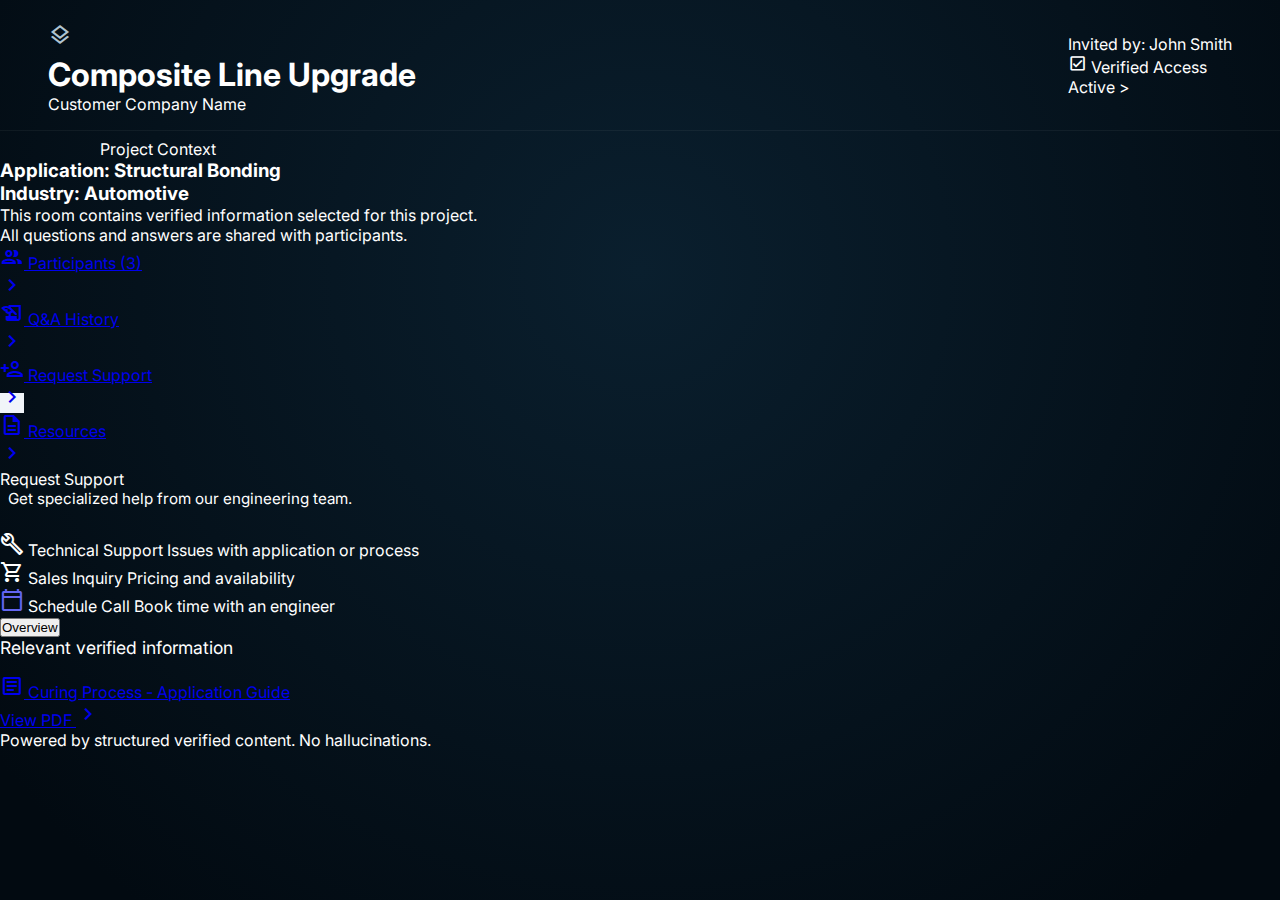
<file: request-support.html>
<!DOCTYPE html>
<html lang="en">

<head>
    <meta charset="UTF-8">
    <meta name="viewport" content="width=device-width, initial-scale=1.0">
    <title>Request Support - Composite Line Upgrade</title>
    <link rel="stylesheet" href="styles.css">
    <link href="https://fonts.googleapis.com/css2?family=Inter:wght@400;500;600;700&display=swap" rel="stylesheet">
    <link href="https://fonts.googleapis.com/icon?family=Material+Icons+Outlined" rel="stylesheet">
</head>

<body>

    <div class="app-container">

        <!-- Header -->
        <header class="app-header">
            <div class="brand-section">
                <div class="logo-icon">
                    <span class="material-icons-outlined">layers</span>
                </div>
                <div class="brand-text">
                    <h1>Composite Line Upgrade</h1>
                    <div class="company-name">Customer Company Name</div>
                </div>
            </div>

            <div class="header-meta">
                <div class="meta-item">Invited by: John Smith</div>
                <div class="meta-item badge-verified">
                    <span class="material-icons-outlined" style="font-size: 1.2rem;">check_box</span>
                    Verified Access
                </div>
                <div class="badge-active">Active ></div>
            </div>
        </header>

        <!-- Top Grid: Context & Actions -->
        <div class="dashboard-grid">

            <!-- Left: Project Context -->
            <div class="card context-card">
                <div class="card-header">
                    <span class="material-icons-outlined">feed</span>
                    Project Context
                </div>
                <div class="context-details">
                    <h3>Application: Structural Bonding</h3>
                    <h3>Industry: Automotive</h3>
                </div>
                <div class="context-info">
                    This room contains verified information selected for this project.
                    <br>All questions and answers are shared with participants.
                </div>
            </div>

            <!-- Right: Action Menu -->
            <div class="card actions-card">
                <a href="index.html" class="action-item">
                    <div class="action-left">
                        <span class="material-icons-outlined icon-teal">group</span>
                        Participants (3)
                    </div>
                    <span class="material-icons-outlined icon-gray">chevron_right</span>
                </a>
                <a href="index.html" class="action-item">
                    <div class="action-left">
                        <span class="material-icons-outlined icon-blue">history_edu</span>
                        Q&A History
                    </div>
                    <span class="material-icons-outlined icon-gray">chevron_right</span>
                </a>
                <a href="request-support.html" class="action-item" style="background: #f1f5f9;">
                    <div class="action-left">
                        <span class="material-icons-outlined icon-teal">person_add</span>
                        Request Support
                    </div>
                    <span class="material-icons-outlined icon-gray">chevron_right</span>
                </a>
                <a href="resources.html" class="action-item">
                    <div class="action-left">
                        <span class="material-icons-outlined icon-blue">description</span>
                        Resources
                    </div>
                    <span class="material-icons-outlined icon-gray">chevron_right</span>
                </a>
            </div>

        </div>

        <!-- Middle: Request Support Section -->
        <div class="card search-section">
            <div class="search-title">Request Support</div>
            <div style="font-size: 0.95rem; color: var(--text-secondary); margin-bottom: 1.5rem; padding-left: 0.5rem;">
                Get specialized help from our engineering team.
            </div>

            <div class="support-grid">
                <div class="support-action-card">
                    <span class="material-icons-outlined support-icon">build</span>
                    <span class="support-title">Technical Support</span>
                    <span class="support-desc">Issues with application or process</span>
                </div>
                <div class="support-action-card">
                    <span class="material-icons-outlined support-icon"
                        style="color: var(--accent-teal);">shopping_cart</span>
                    <span class="support-title">Sales Inquiry</span>
                    <span class="support-desc">Pricing and availability</span>
                </div>
                <div class="support-action-card">
                    <span class="material-icons-outlined support-icon" style="color: #6366f1;">calendar_today</span>
                    <span class="support-title">Schedule Call</span>
                    <span class="support-desc">Book time with an engineer</span>
                </div>
            </div>
        </div>

        <!-- Bottom: Relevant Info (Optional or kept for consisteny) -->
        <div class="bottom-section">
            <div class="tabs-header">
                <button class="tab-btn active">Overview</button>
            </div>

            <div class="card" style="border:none; box-shadow:none; padding:0; background:transparent;">
                <div class="card-header"
                    style="text-transform:none; color:var(--text-primary); font-size:1.1rem; margin-bottom:1rem;">
                    Relevant verified information
                </div>

                <div class="content-list">
                    <!-- Item 1 -->
                    <a href="#" class="file-item">
                        <div class="file-info">
                            <span class="material-icons-outlined file-icon">article</span>
                            Curing Process - Application Guide
                        </div>
                        <div class="view-action">
                            View PDF <span class="material-icons-outlined">chevron_right</span>
                        </div>
                    </a>
                </div>
            </div>
        </div>

        <footer class="app-footer">
            Powered by structured verified content. No hallucinations.
        </footer>

    </div>

</body>

</html>
</file>
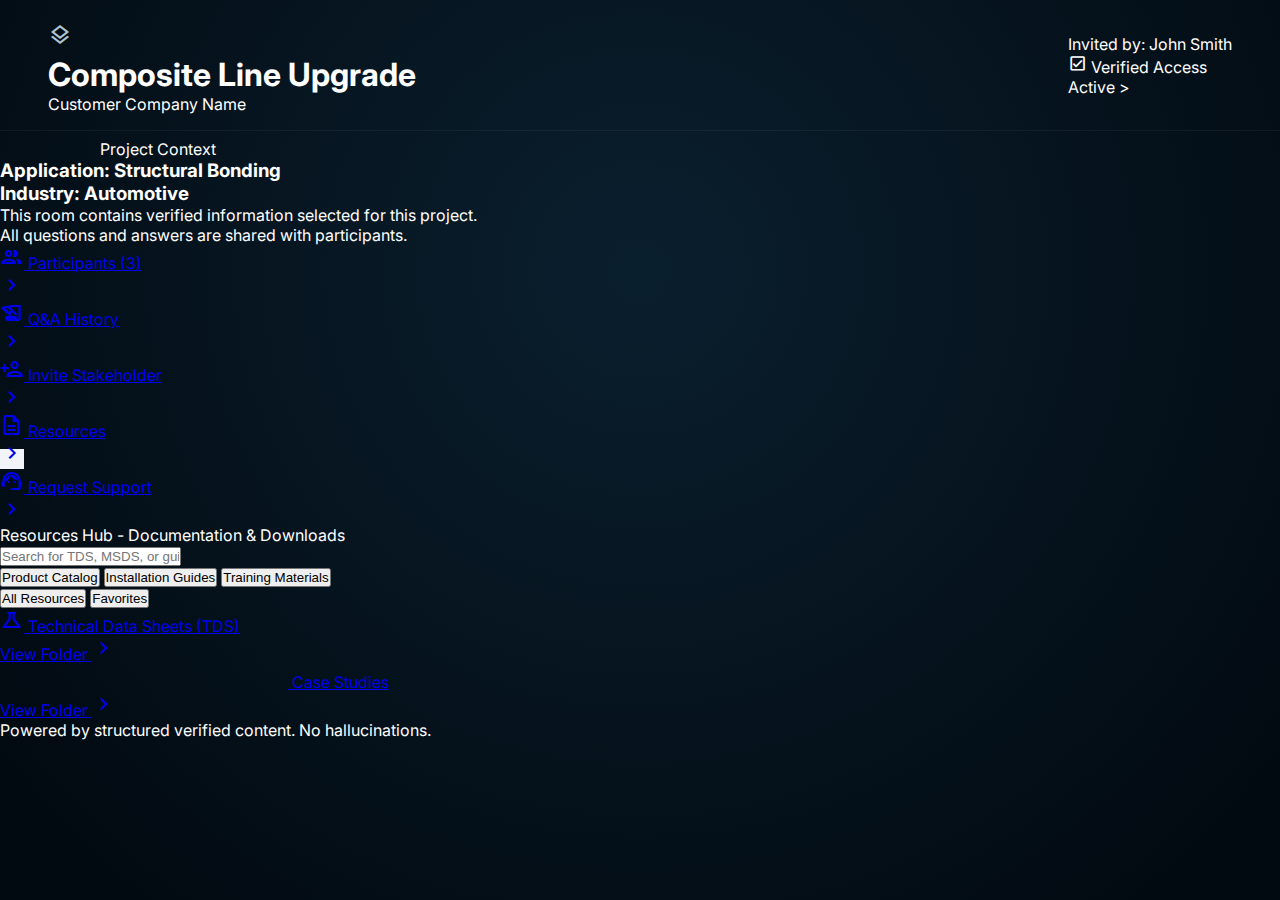
<file: resources.html>
<!DOCTYPE html>
<html lang="en">

<head>
    <meta charset="UTF-8">
    <meta name="viewport" content="width=device-width, initial-scale=1.0">
    <title>Resources - Composite Line Upgrade</title>
    <link rel="stylesheet" href="styles.css">
    <link href="https://fonts.googleapis.com/css2?family=Inter:wght@400;500;600;700&display=swap" rel="stylesheet">
    <link href="https://fonts.googleapis.com/icon?family=Material+Icons+Outlined" rel="stylesheet">
</head>

<body>

    <div class="app-container">

        <!-- Header -->
        <header class="app-header">
            <a href="index.html" class="brand-section" style="text-decoration: none; color: inherit;">
                <div class="logo-icon">
                    <span class="material-icons-outlined">layers</span>
                </div>
                <div class="brand-text">
                    <h1>Composite Line Upgrade</h1>
                    <div class="company-name">Customer Company Name</div>
                </div>
            </a>

            <div class="header-meta">
                <div class="meta-item">Invited by: John Smith</div>
                <div class="meta-item badge-verified">
                    <span class="material-icons-outlined" style="font-size: 1.2rem;">check_box</span>
                    Verified Access
                </div>
                <div class="badge-active">Active ></div>
            </div>
        </header>

        <!-- Top Grid: Context & Actions -->
        <div class="dashboard-grid">

            <!-- Left: Project Context -->
            <div class="card context-card">
                <div class="card-header">
                    <span class="material-icons-outlined">feed</span>
                    Project Context
                </div>
                <div class="context-details">
                    <h3>Application: Structural Bonding</h3>
                    <h3>Industry: Automotive</h3>
                </div>
                <div class="context-info">
                    This room contains verified information selected for this project.
                    <br>All questions and answers are shared with participants.
                </div>
            </div>

            <!-- Right: Action Menu -->
            <!-- Right: Action Menu -->
            <div class="card actions-card">
                <a href="participants.html" class="action-item">
                    <div class="action-left">
                        <span class="material-icons-outlined icon-teal">group</span>
                        Participants (3)
                    </div>
                    <span class="material-icons-outlined icon-gray">chevron_right</span>
                </a>
                <a href="qa-history.html" class="action-item">
                    <div class="action-left">
                        <span class="material-icons-outlined icon-blue">history_edu</span>
                        Q&A History
                    </div>
                    <span class="material-icons-outlined icon-gray">chevron_right</span>
                </a>
                <a href="invite-stakeholder.html" class="action-item">
                    <div class="action-left">
                        <span class="material-icons-outlined icon-teal">person_add</span>
                        Invite Stakeholder
                    </div>
                    <span class="material-icons-outlined icon-gray">chevron_right</span>
                </a>
                <a href="resources.html" class="action-item" style="background: #f1f5f9;">
                    <div class="action-left">
                        <span class="material-icons-outlined icon-blue">description</span>
                        Resources
                    </div>
                    <span class="material-icons-outlined icon-gray">chevron_right</span>
                </a>
                <a href="request-support.html" class="action-item">
                    <div class="action-left">
                        <span class="material-icons-outlined icon-teal">support_agent</span>
                        Request Support
                    </div>
                    <span class="material-icons-outlined icon-gray">chevron_right</span>
                </a>
            </div>

        </div>

        <!-- Middle: Resources Search & Content -->
        <div class="card search-section">
            <div class="search-title">Resources Hub - Documentation & Downloads</div>
            <div class="search-field-container">
                <input type="text" class="search-input" placeholder="Search for TDS, MSDS, or guides...">
            </div>
            <div class="suggestion-pills">
                <button class="pill">Product Catalog</button>
                <button class="pill">Installation Guides</button>
                <button class="pill">Training Materials</button>
            </div>
        </div>

        <!-- Bottom: Relevant Info -->
        <div class="bottom-section">
            <div class="tabs-header">
                <button class="tab-btn active">All Resources</button>
                <button class="tab-btn">Favorites</button>
            </div>

            <div class="card" style="border:none; box-shadow:none; padding:0; background:transparent;">
                <div class="content-list">
                    <!-- Item 1 -->
                    <a href="tds-msds.html" class="file-item">
                        <div class="file-info">
                            <span class="material-icons-outlined file-icon">science</span>
                            Technical Data Sheets (TDS)
                        </div>
                        <div class="view-action">
                            View Folder <span class="material-icons-outlined">chevron_right</span>
                        </div>
                    </a>

                    <!-- Item 2 -->
                    <a href="case-studies.html" class="file-item">
                        <div class="file-info">
                            <span class="material-icons-outlined file-icon">auto_stories</span>
                            Case Studies
                        </div>
                        <div class="view-action">
                            View Folder <span class="material-icons-outlined">chevron_right</span>
                        </div>
                    </a>
                </div>
            </div>
        </div>

        <footer class="app-footer">
            Powered by structured verified content. No hallucinations.
        </footer>

    </div>

</body>

</html>
</file>
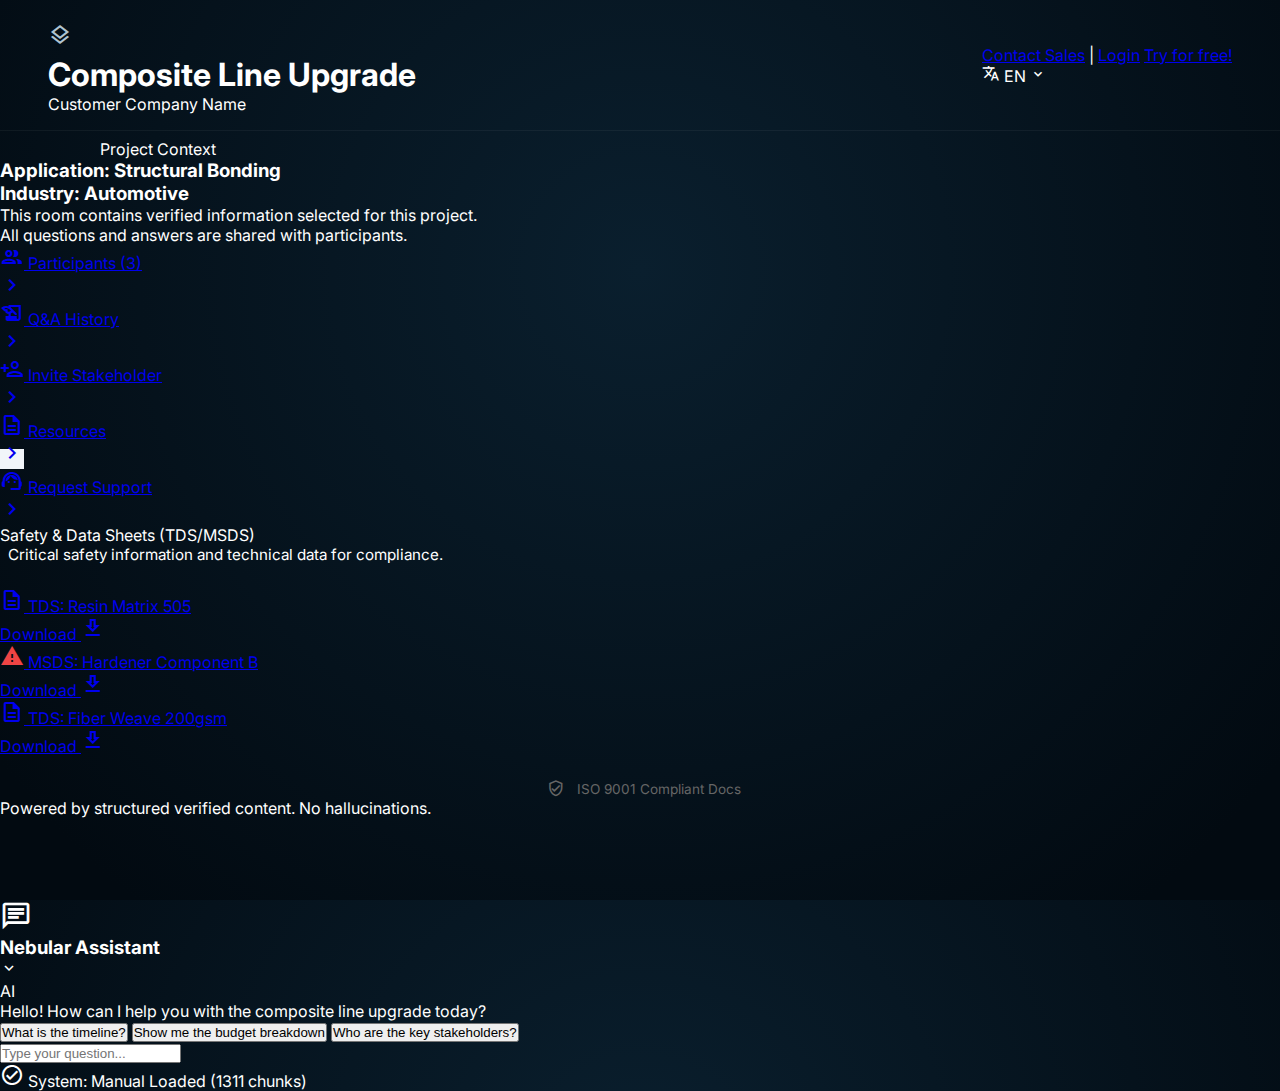
<file: tds-msds.html>
<!DOCTYPE html>
<html lang="en">

<head>
    <meta charset="UTF-8">
    <meta name="viewport" content="width=device-width, initial-scale=1.0">
    <title>TDS / MSDS - Composite Line Upgrade</title>
    <link rel="stylesheet" href="styles.css">
    <link href="https://fonts.googleapis.com/css2?family=Inter:wght@400;500;600;700&display=swap" rel="stylesheet">
    <link href="https://fonts.googleapis.com/icon?family=Material+Icons+Outlined" rel="stylesheet">
</head>

<body>

    <div class="app-container">

        <!-- Header -->
        <header class="app-header">
            <a href="index.html" class="brand-section" style="text-decoration: none; color: inherit;">
                <div class="logo-icon">
                    <span class="material-icons-outlined">layers</span>
                </div>
                <div class="brand-text">
                    <h1>Composite Line Upgrade</h1>
                    <div class="company-name">Customer Company Name</div>
                </div>
            </a>

            <!-- New Auth Nav (Replaces Meta) -->
            <div class="auth-nav">
                <a href="#" class="nav-link">Contact Sales</a>
                <span class="divider">|</span>
                <a href="login.html" class="nav-link">Login</a>
                <a href="#" class="btn-try-free">Try for free!</a>
                <div class="lang-selector">
                    <span class="material-icons-outlined" style="font-size:1.1rem;">translate</span>
                    EN
                    <span class="material-icons-outlined" style="font-size:1rem;">expand_more</span>
                </div>
            </div>
        </header>

        <!-- Top Grid: Context & Actions -->
        <div class="dashboard-grid">

            <!-- Left: Project Context -->
            <div class="card context-card">
                <div class="card-header">
                    <span class="material-icons-outlined">feed</span>
                    Project Context
                </div>
                <div class="context-details">
                    <h3>Application: Structural Bonding</h3>
                    <h3>Industry: Automotive</h3>
                </div>
                <div class="context-info">
                    This room contains verified information selected for this project.
                    <br>All questions and answers are shared with participants.
                </div>
            </div>

            <!-- Right: Action Menu -->
            <!-- Right: Action Menu -->
            <div class="card actions-card">
                <a href="participants.html" class="action-item">
                    <div class="action-left">
                        <span class="material-icons-outlined icon-teal">group</span>
                        Participants (3)
                    </div>
                    <span class="material-icons-outlined icon-gray">chevron_right</span>
                </a>
                <a href="qa-history.html" class="action-item">
                    <div class="action-left">
                        <span class="material-icons-outlined icon-blue">history_edu</span>
                        Q&A History
                    </div>
                    <span class="material-icons-outlined icon-gray">chevron_right</span>
                </a>
                <a href="invite-stakeholder.html" class="action-item">
                    <div class="action-left">
                        <span class="material-icons-outlined icon-teal">person_add</span>
                        Invite Stakeholder
                    </div>
                    <span class="material-icons-outlined icon-gray">chevron_right</span>
                </a>
                <a href="resources.html" class="action-item" style="background: #f1f5f9;">
                    <div class="action-left">
                        <span class="material-icons-outlined icon-blue">description</span>
                        Resources
                    </div>
                    <span class="material-icons-outlined icon-gray">chevron_right</span>
                </a>
                <a href="request-support.html" class="action-item">
                    <div class="action-left">
                        <span class="material-icons-outlined icon-teal">support_agent</span>
                        Request Support
                    </div>
                    <span class="material-icons-outlined icon-gray">chevron_right</span>
                </a>
            </div>

        </div>

        <!-- Middle: Content Section -->
        <div class="card search-section">
            <div class="search-title">Safety & Data Sheets (TDS/MSDS)</div>
            <div style="font-size: 0.95rem; color: var(--text-secondary); margin-bottom: 1.5rem; padding-left: 0.5rem;">
                Critical safety information and technical data for compliance.
            </div>

            <div class="content-list">
                <!-- Item 1 -->
                <a href="#" class="file-item">
                    <div class="file-info">
                        <span class="material-icons-outlined file-icon">description</span>
                        TDS: Resin Matrix 505
                    </div>
                    <div class="view-action">
                        Download <span class="material-icons-outlined">download</span>
                    </div>
                </a>

                <!-- Item 2 -->
                <a href="#" class="file-item">
                    <div class="file-info">
                        <span class="material-icons-outlined file-icon" style="color: #ef4444;">warning</span>
                        MSDS: Hardener Component B
                    </div>
                    <div class="view-action">
                        Download <span class="material-icons-outlined">download</span>
                    </div>
                </a>

                <!-- Item 3 -->
                <a href="#" class="file-item">
                    <div class="file-info">
                        <span class="material-icons-outlined file-icon">description</span>
                        TDS: Fiber Weave 200gsm
                    </div>
                    <div class="view-action">
                        Download <span class="material-icons-outlined">download</span>
                    </div>
                </a>
            </div>

            <div class="verified-footer" style="margin-top: 1.5rem; padding-left:0.5rem;">
                <span class="material-icons-outlined"
                    style="font-size: 1.1rem; vertical-align:middle; margin-right: 0.3rem;">verified_user</span>
                ISO 9001 Compliant Docs
            </div>
        </div>

        <footer class="app-footer">
            Powered by structured verified content. No hallucinations.
        </footer>

    </div>

    <script src="script.js"></script>
</body>

</html>
</file>
<file: styles.css>
/* CSS Variables for Premium Theme */
:root {
    --bg-dark-start: #020a11;
    --bg-dark-end: #0a1f2e;
    --text-white: #ffffff;
    --text-muted: #b0c4d1;
    --accent-cyan: #00e5ff;
    --accent-cyan-dim: #00bcd4;
    --glass-bg: rgba(255, 255, 255, 0.05);
    --glass-border: rgba(255, 255, 255, 0.1);
    --glow-spread: 0px 0px 20px rgba(0, 229, 255, 0.3);
    --font-main: 'Inter', sans-serif;
}

* {
    box-sizing: border-box;
    margin: 0;
    padding: 0;
}

body {
    font-family: var(--font-main);
    background: radial-gradient(circle at 50% 30%, var(--bg-dark-end) 0%, var(--bg-dark-start) 90%);
    color: var(--text-white);
    height: 100vh;
    overflow: hidden;
    /* App-like feel */
}

/* App Container */
.app-container {
    display: flex;
    flex-direction: column;
    height: 100%;
    padding: 0;
}

/* Header */
.app-header {
    display: flex;
    justify-content: space-between;
    align-items: center;
    padding: 1rem 3rem;
    border-bottom: 1px solid rgba(255, 255, 255, 0.05);
}

.header-left {
    display: flex;
    align-items: center;
    gap: 1rem;
}

.logo-icon {
    font-size: 2rem;
    color: var(--text-muted);
}

.header-titles h1 {
    font-size: 1.25rem;
    font-weight: 600;
}

.header-titles .subtitle {
    font-size: 0.85rem;
    color: var(--text-muted);
    font-weight: 400;
}

.header-right {
    display: flex;
    align-items: center;
    gap: 1rem;
    font-size: 0.9rem;
}

.invited-by {
    color: var(--text-muted);
    margin-right: 1rem;
}

.verified-badge {
    display: flex;
    align-items: center;
    gap: 0.5rem;
    padding: 0.4rem 1rem;
    border: 1px solid var(--text-muted);
    border-radius: 20px;
    font-size: 0.85rem;
    background: rgba(255, 255, 255, 0.02);
}

.status-badge {
    padding: 0.4rem 1.2rem;
    border-radius: 20px;
    font-weight: 500;
    font-size: 0.85rem;
}

.status-badge.active {
    background-color: var(--accent-cyan);
    color: #000;
    box-shadow: 0 0 10px rgba(0, 229, 255, 0.4);
}

/* Main Layout */
.main-layout {
    display: flex;
    flex: 1;
}

.content-area {
    flex: 1;
    display: flex;
    flex-direction: column;
    align-items: center;
    justify-content: center;
    position: relative;
    padding-bottom: 2rem;
}

/* Query Card */
.query-card-container {
    width: 60%;
    margin-bottom: 2rem;
}

.query-card {
    background: white;
    color: #1a1a1a;
    padding: 3rem;
    border-radius: 24px;
    text-align: center;
    position: relative;
    /* Glow effect simulation */
    box-shadow: 0 0 30px rgba(0, 229, 255, 0.15);
}

.query-card::before {
    content: '';
    position: absolute;
    inset: -2px;
    border-radius: 26px;
    background: linear-gradient(135deg, var(--accent-cyan) 0%, transparent 40%, transparent 60%, var(--accent-cyan) 100%);
    z-index: -1;
    opacity: 0.6;
}

.query-content h2 {
    font-weight: 400;
    font-size: 1.5rem;
    margin-bottom: 2rem;
    line-height: 1.4;
    color: #333;
}

.suggestion-chips {
    display: flex;
    justify-content: center;
    gap: 0.8rem;
    flex-wrap: wrap;
    margin-bottom: 1.5rem;
}

.chip {
    background: #f0f4f8;
    border: none;
    padding: 0.6rem 1.2rem;
    border-radius: 20px;
    font-size: 0.9rem;
    color: #444;
    cursor: pointer;
    transition: all 0.2s;
}

.chip:hover {
    background: #e0e6ed;
}

.verified-footer {
    display: flex;
    align-items: center;
    justify-content: center;
    gap: 0.5rem;
    color: #666;
    font-size: 0.85rem;
    margin-top: 1rem;
}

/* Helper Text */
.helper-text {
    color: var(--text-muted);
    font-size: 0.9rem;
    margin-bottom: 2rem;
}

/* Bottom Nav */
.bottom-nav {
    display: inline-flex;
    background: white;
    border-radius: 8px;
    padding: 0.3rem;
    position: relative;
    width: 60%;
    /* Match card width approximately */
    justify-content: space-between;
}

.nav-item {
    flex: 1;
    background: transparent;
    border: none;
    padding: 0.8rem 0;
    font-size: 0.95rem;
    font-weight: 500;
    color: #555;
    cursor: pointer;
    position: relative;
    z-index: 1;
}

.nav-item.active {
    font-weight: 600;
    color: #000;
}

/* Special bottom bar for nav */
.active-indicator {
    position: absolute;
    bottom: 0px;
    height: 3px;
    background: var(--accent-cyan-dim);
    width: 25%;
    /* 1/4th width */
    left: 50%;
    /* Position for 'Q&A History' (3rd item) */
    transform: translateX(0);
    /* Adjust logic if needed */
    transition: all 0.3s ease;
    /* Hardcoded for visual match first - needs JS for dynamic movement */
}

.footer-note {
    position: absolute;
    bottom: 1rem;
    color: #666;
    font-size: 0.8rem;
}

/* Sidebar */
.sidebar-right {
    width: 300px;
    padding: 2rem;
    display: flex;
    flex-direction: column;
    justify-content: center;
    border-left: 1px solid rgba(255, 255, 255, 0.05);
}

.sidebar-buttons {
    display: flex;
    flex-direction: column;
    gap: 1.2rem;
}

.sidebar-btn {
    display: flex;
    align-items: center;
    gap: 1rem;
    background: white;
    color: #333;
    border: none;
    padding: 0.8rem 1.5rem;
    border-radius: 30px;
    font-size: 0.95rem;
    font-weight: 500;
    cursor: pointer;
    text-align: left;
    transition: all 0.3s ease;
    box-shadow: 0 4px 6px rgba(0, 0, 0, 0.1);
}

.sidebar-btn .material-icons-outlined {
    font-size: 1.2rem;
    color: #888;
}

/* Active Sidebar State */
.sidebar-btn.active {
    background: linear-gradient(90deg, #00acc1 0%, #26c6da 100%);
    color: white;
    box-shadow: 0 0 15px rgba(0, 229, 255, 0.6);
    border: 1px solid var(--accent-cyan);
}

.sidebar-btn.active .material-icons-outlined {
    color: white;
}

/* Animations */
@keyframes float {
    0% {
        transform: translateY(0px);
    }

    50% {
        transform: translateY(-6px);
    }

    100% {
        transform: translateY(0px);
    }
}

.query-card {
    animation: float 6s ease-in-out infinite;
}

.active-indicator {
    box-shadow: 0 0 10px var(--accent-cyan);
}

/* Mobile Responsiveness */
@media (max-width: 768px) {
    body {
        overflow: auto; /* Enable scrolling on mobile */
        height: auto;
    }

    .app-container {
        height: auto;
        min-height: 100vh;
    }

    .app-header {
        padding: 1rem;
        flex-direction: column;
        gap: 1rem;
        align-items: flex-start;
    }

    .header-right {
        width: 100%;
        justify-content: space-between;
        flex-wrap: wrap;
        gap: 0.5rem;
    }

    .invited-by {
        display: none; /* Hide on very small screens to save space */
    }

    .main-layout {
        flex-direction: column;
    }

    .sidebar-right {
        width: 100%;
        border-left: none;
        border-top: 1px solid rgba(255, 255, 255, 0.05);
        padding: 1.5rem;
        order: 2; /* Move sidebar to bottom */
    }

    .content-area {
        padding: 1rem;
        order: 1;
    }

    .query-card-container {
        width: 95%;
        margin-top: 1rem;
    }

    .query-card {
        padding: 2rem 1.5rem;
    }

    .query-content h2 {
        font-size: 1.2rem;
    }

    .bottom-nav {
        width: 95%;
        margin-bottom: 2rem;
        flex-wrap: wrap;
    }

    .nav-item {
        font-size: 0.85rem;
        padding: 0.6rem 0;
    }
    
    .active-indicator {
        display: none; /* Simplifies nav on mobile */
    }
    
    .nav-item.active {
        border-bottom: 2px solid var(--accent-cyan-dim);
    }

    .footer-note {
        position: static;
        margin-top: 2rem;
        text-align: center;
        padding-bottom: 1rem;
    }
}
</file>
